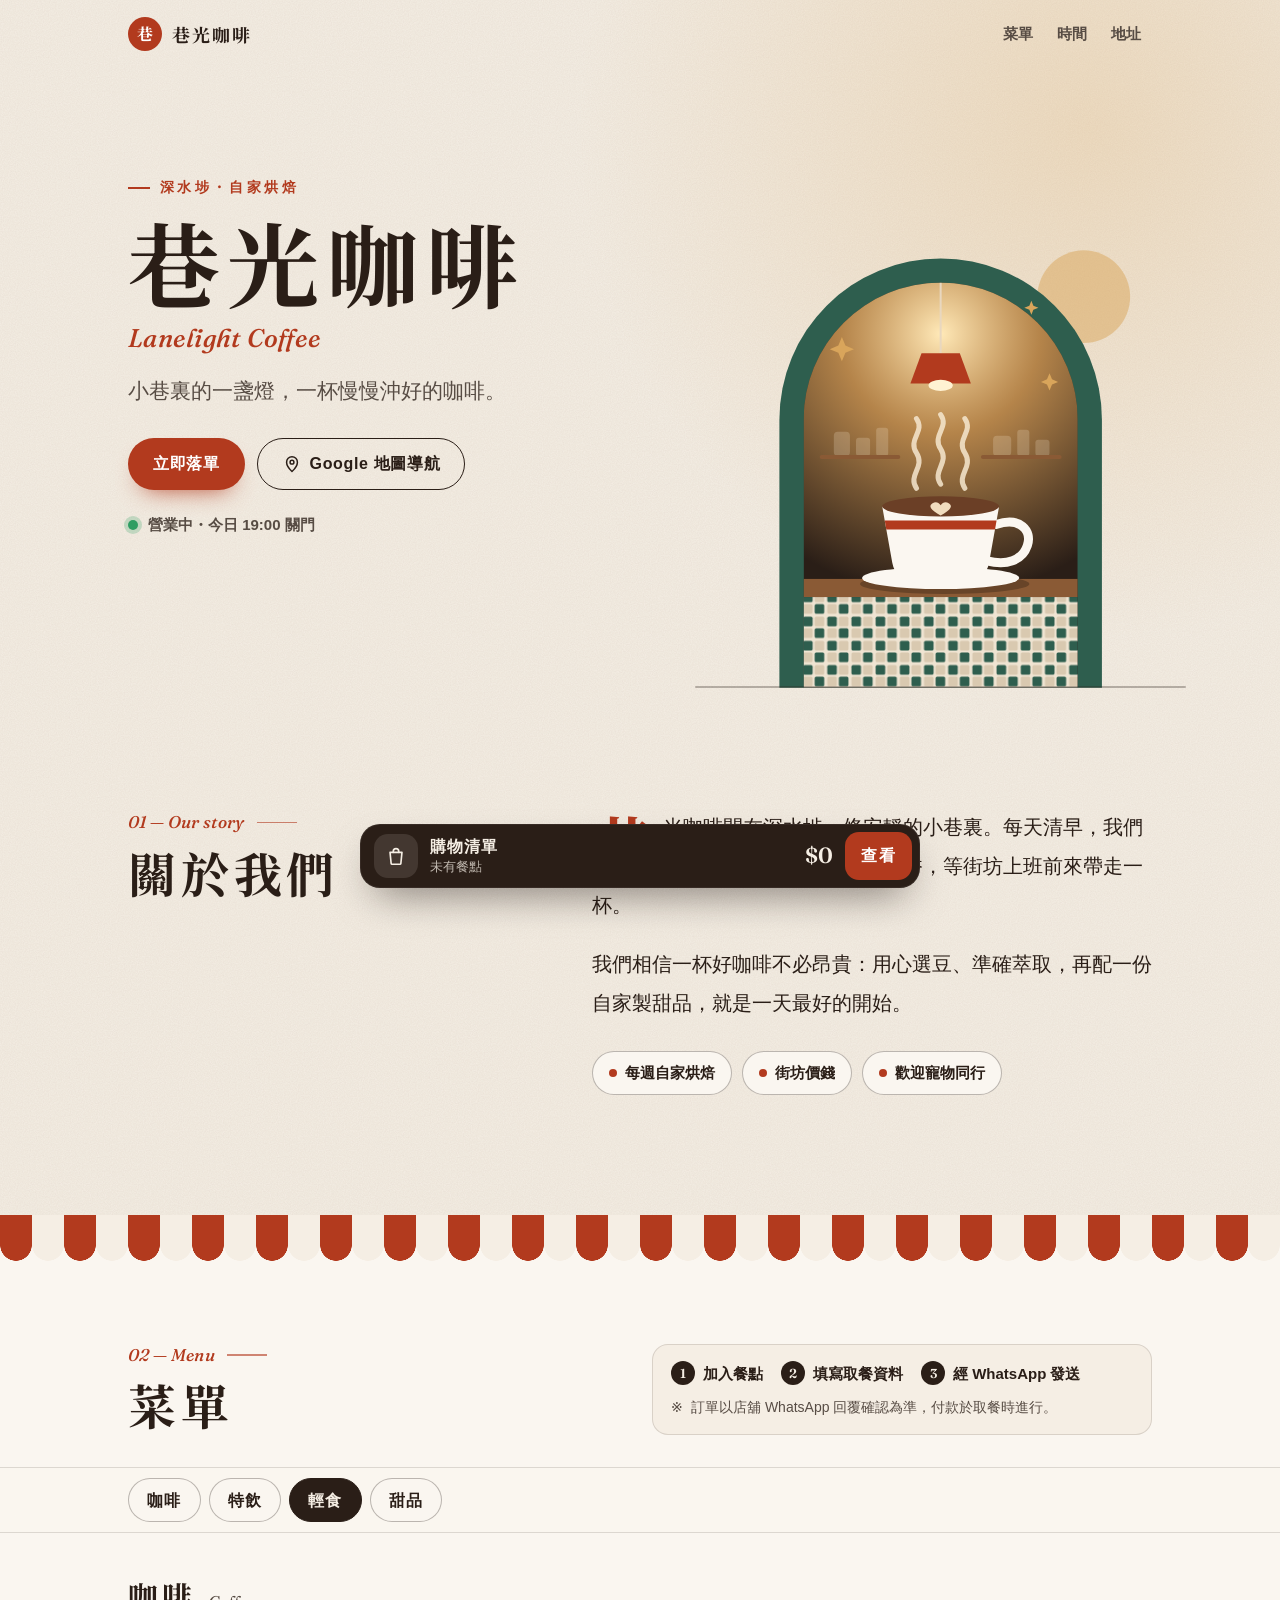
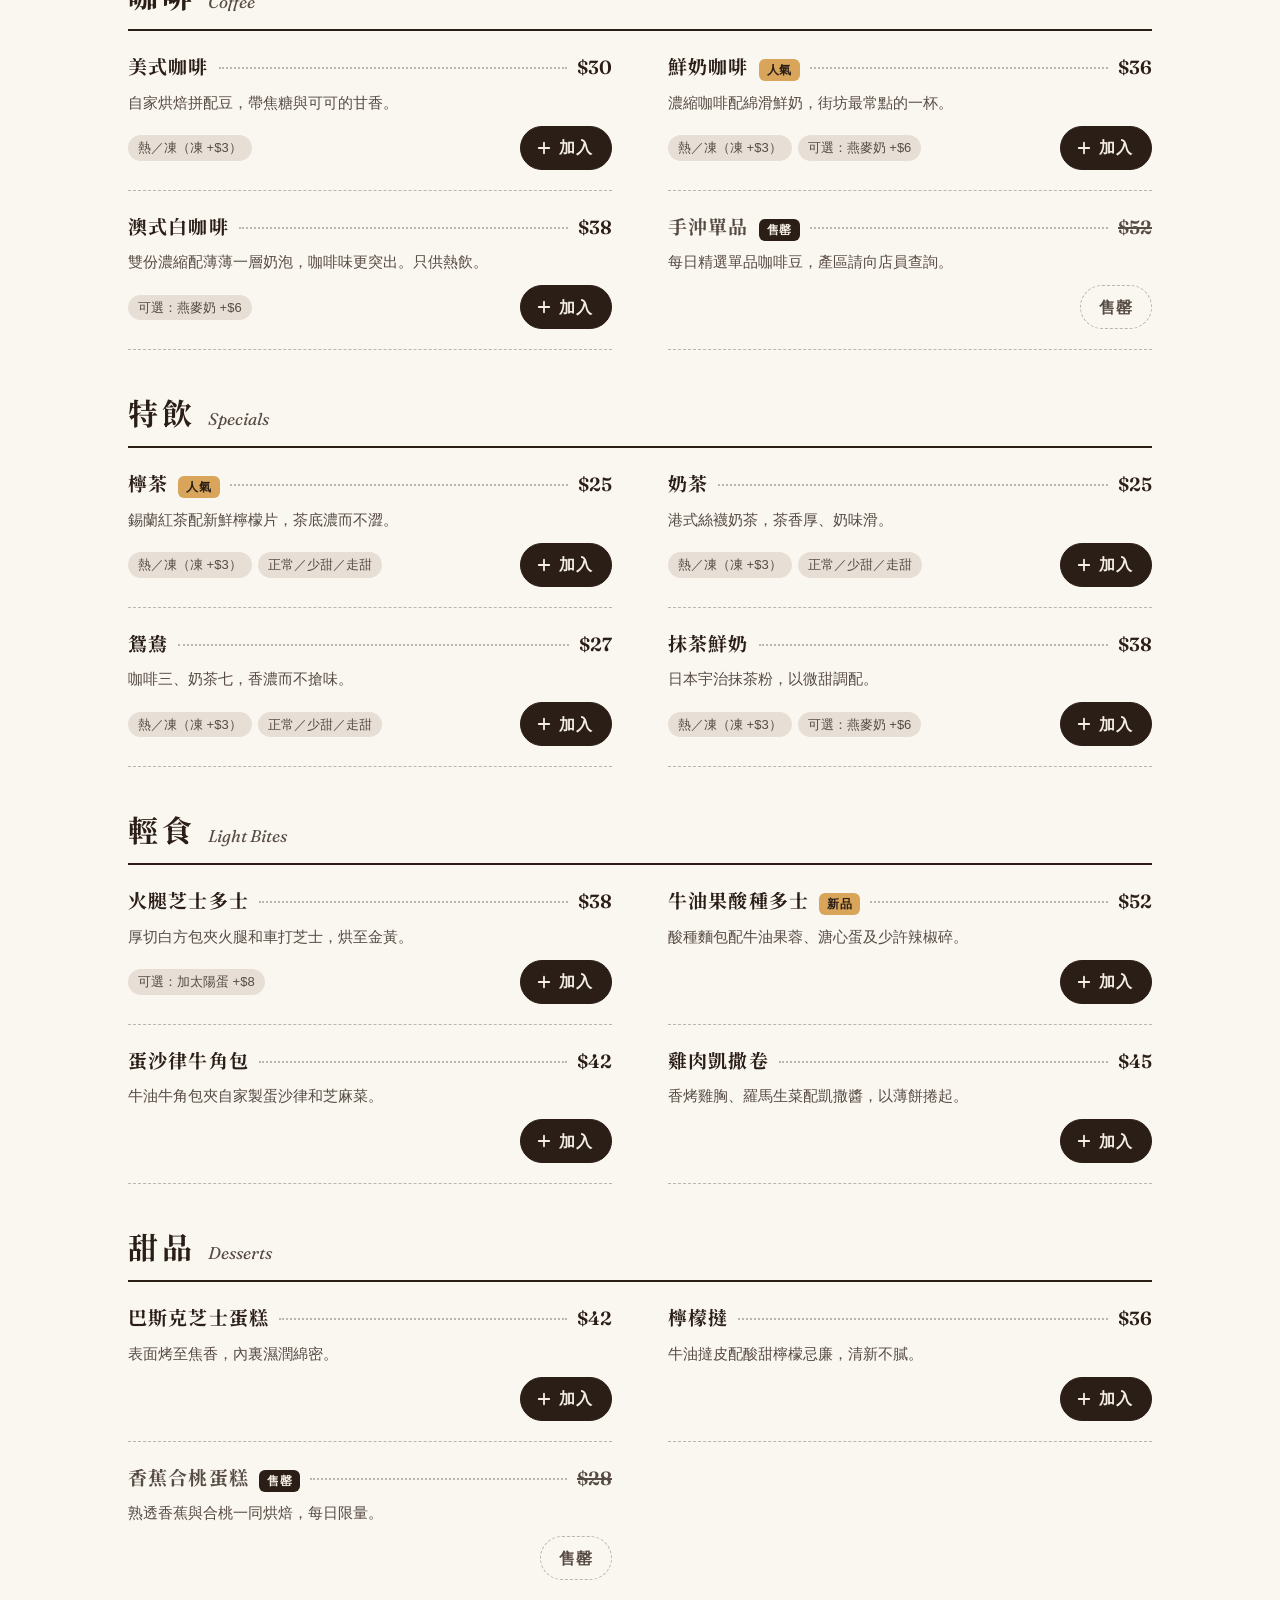
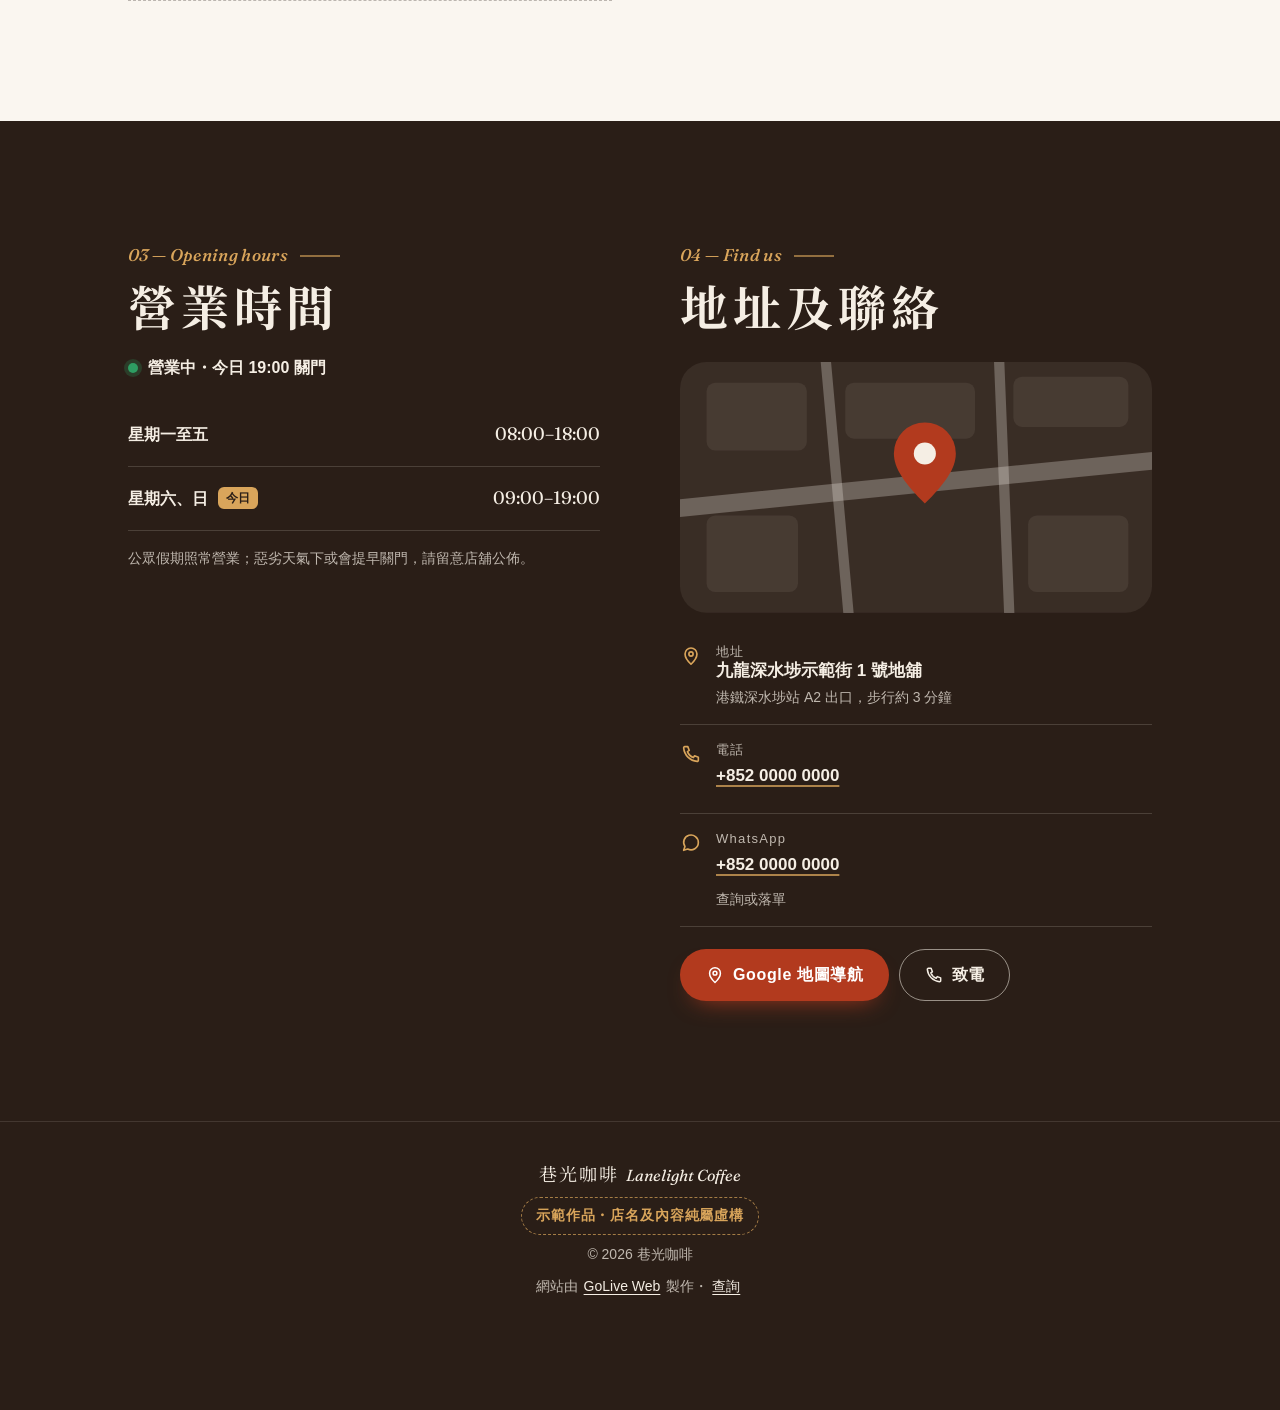
<file: index.html>
<!doctype html>
<html lang="zh-HK">
<head>
  <meta charset="utf-8">
  <meta name="viewport" content="width=device-width, initial-scale=1, viewport-fit=cover">
  <title>巷光咖啡 Lanelight Coffee｜深水埗・自家烘焙</title>
  <meta name="description" content="深水埗街坊咖啡店，每週自家烘焙咖啡豆，供應咖啡、港式特飲、輕食及甜品，可經 WhatsApp 預先落單。">
  <meta name="robots" content="noindex">
  <meta name="theme-color" content="#F5EEE4">
  <meta property="og:type" content="website">
  <meta property="og:locale" content="zh_HK">
  <meta property="og:site_name" content="巷光咖啡">
  <meta property="og:title" content="巷光咖啡 Lanelight Coffee｜深水埗・自家烘焙">
  <meta property="og:description" content="深水埗街坊咖啡店，每週自家烘焙咖啡豆，供應咖啡、港式特飲、輕食及甜品，可經 WhatsApp 預先落單。">
  <meta property="og:url" content="https://nethken284-debug.github.io/hk-cafe-whatsapp-demo/">
  <meta property="og:image" content="https://nethken284-debug.github.io/hk-cafe-whatsapp-demo/assets/og-image.jpg">
  <meta property="og:image:width" content="1200">
  <meta property="og:image:height" content="630">
  <meta property="og:image:alt" content="巷光咖啡">
  <meta name="twitter:card" content="summary_large_image">
  <meta name="twitter:title" content="巷光咖啡 Lanelight Coffee｜深水埗・自家烘焙">
  <meta name="twitter:description" content="深水埗街坊咖啡店，每週自家烘焙咖啡豆，供應咖啡、港式特飲、輕食及甜品，可經 WhatsApp 預先落單。">
  <meta name="twitter:image" content="https://nethken284-debug.github.io/hk-cafe-whatsapp-demo/assets/og-image.jpg">
  <link rel="icon" href="favicon.svg" type="image/svg+xml">
  <style>:root{--brand:#B23A1E;--accent:#2E5E4E;--ink:#2A1E17;--paper:#F5EEE4}</style>
  <link rel="stylesheet" media="print" onload="this.media='all'" href="https://fonts.googleapis.com/css2?family=Fraunces:ital,wght@0,600;1,500&amp;family=Noto+Serif+TC:wght@700&amp;display=swap&amp;text=%24%2B%2C-.0123456789%3ABCDFLMOSacdefghilnoprstuy%C3%97%E2%80%93%E2%80%94%E3%83%BB%E5%80%91%E5%85%89%E5%85%8B%E5%87%B1%E5%8C%85%E5%8D%B7%E5%8F%8A%E5%8F%96%E5%90%88%E5%92%96%E5%93%81%E5%95%A1%E5%96%AE%E5%9C%B0%E5%9D%80%E5%A3%AB%E5%A4%9A%E5%A5%B6%E5%B7%B4%E5%B7%B7%E5%BC%8F%E5%BE%8B%E6%88%91%E6%89%8B%E6%8A%B9%E6%92%92%E6%92%BB%E6%96%99%E6%96%AF%E6%96%BC%E6%99%82%E6%9E%9C%E6%A1%83%E6%A5%AD%E6%AA%AC%E6%AA%B8%E6%B2%96%E6%B2%99%E6%B2%B9%E6%B8%85%E6%BE%B3%E7%81%AB%E7%87%9F%E7%89%9B%E7%89%A9%E7%89%B9%E7%94%9C%E7%99%BD%E7%A8%AE%E7%B3%95%E7%B5%A1%E7%BE%8E%E8%81%AF%E8%82%89%E8%85%BF%E8%8A%9D%E8%8C%B6%E8%8F%9C%E8%95%89%E8%9B%8B%E8%A6%BD%E8%A7%92%E8%A8%82%E8%B3%87%E8%B3%BC%E8%BC%95%E9%85%B8%E9%96%93%E9%97%9C%E9%9B%9E%E9%A0%90%E9%A3%9F%E9%A3%B2%E9%A4%90%E9%A6%99%E9%AE%AE%E9%B4%9B%E9%B4%A6%EF%BC%88%EF%BC%89%EF%BC%8F">
  <script>document.documentElement.classList.add("js")</script>
  <link rel="preconnect" href="https://fonts.googleapis.com">
  <link rel="preconnect" href="https://fonts.gstatic.com" crossorigin>
  <link rel="stylesheet" href="assets/styles.css">
  <script src="config.js" defer></script>
  <script src="assets/core.js" defer></script>
  <script src="assets/site.js" defer></script>
  <script src="assets/order.js" defer></script>
</head>
<body>
  <a class="skip-link" href="#menu">跳到菜單</a>
    <header class="hero" id="top">
    <nav class="topbar wrap" aria-label="主選單">
      <a class="brand" href="#top"><span class="brand-mark" aria-hidden="true">巷</span><span class="brand-name">巷光咖啡</span></a>
      <ul class="topnav">
        <li><a href="#menu">菜單</a></li>
        <li><a href="#hours">時間</a></li>
        <li><a href="#contact">地址</a></li>
      </ul>
    </nav>

    <div class="hero-inner wrap">
      <div class="hero-copy">
        <p class="kicker">深水埗・自家烘焙</p><h1 class="hero-title"><span class="hero-name">巷光咖啡</span><span class="hero-en" lang="en">Lanelight Coffee</span></h1><p class="hero-tagline">小巷裏的一盞燈，一杯慢慢沖好的咖啡。</p><div class="hero-actions"><a class="btn btn-primary" href="#menu" id="heroOrder">立即落單</a><a class="btn btn-outline" href="https://www.google.com/maps/dir/?api=1&amp;destination=%E6%B7%B1%E6%B0%B4%E5%9F%97%E7%AB%99" id="heroMap" target="_blank" rel="noopener"><svg class="i" viewBox="0 0 24 24" aria-hidden="true" focusable="false"><path d="M12 21s-6.5-6.2-6.5-11.2a6.5 6.5 0 0 1 13 0C18.5 14.8 12 21 12 21Z"/><circle cx="12" cy="9.8" r="2.3"/></svg>Google 地圖導航</a></div><p class="status" id="heroStatus" hidden><span class="status-dot" aria-hidden="true"></span><span class="status-text"></span></p>
      </div>

      <div class="hero-art" aria-hidden="true">
        <svg class="hero-svg" viewBox="0 0 420 480" focusable="false">
          <defs>
            <radialGradient id="hg-glow" cx="50%" cy="34%" r="62%">
              <stop offset="0" stop-color="#FFE9B8"/>
              <stop offset=".38" stop-color="#F0B060" stop-opacity=".7"/>
              <stop offset="1" stop-color="#F0B060" stop-opacity="0"/>
            </radialGradient>
            <clipPath id="hg-arch"><path d="M74 480V214a136 136 0 0 1 272 0v266z"/></clipPath>
            <pattern id="hg-tiles" width="24" height="24" patternUnits="userSpaceOnUse">
              <rect class="t-0" width="24" height="24"/>
              <rect class="t-1" x="1.5" y="1.5" width="9.5" height="9.5" rx="1.5"/>
              <rect class="t-1" x="13" y="13" width="9.5" height="9.5" rx="1.5"/>
              <rect class="t-2" x="13" y="1.5" width="9.5" height="9.5" rx="1.5"/>
              <rect class="t-2" x="1.5" y="13" width="9.5" height="9.5" rx="1.5"/>
            </pattern>
          </defs>
          <circle class="a-sun" cx="352" cy="92" r="46"/>
          <path class="a-frame" d="M50 480V214a160 160 0 0 1 320 0v266z"/>
          <g clip-path="url(#hg-arch)">
            <rect class="a-inside" width="420" height="480"/>
            <circle cx="210" cy="196" r="210" fill="url(#hg-glow)"/>
            <g class="a-jars">
              <rect x="104" y="226" width="16" height="24" rx="4"/>
              <rect x="126" y="232" width="14" height="18" rx="3"/>
              <rect x="146" y="222" width="12" height="28" rx="3"/>
              <rect x="262" y="230" width="18" height="20" rx="4"/>
              <rect x="286" y="224" width="12" height="26" rx="3"/>
              <rect x="304" y="234" width="14" height="16" rx="3"/>
            </g>
            <path class="a-shelf" d="M92 251h76M252 251h76"/>
            <path class="a-cord" d="M210 78v70"/>
            <path class="a-lamp" d="M180 178h60l-11-30h-38z"/>
            <ellipse class="a-bulb" cx="210" cy="180" rx="12" ry="5.5"/>
            <rect class="a-counter" y="372" width="420" height="18"/>
            <rect y="390" width="420" height="90" fill="url(#hg-tiles)"/>
          </g>
          <ellipse class="a-shadow" cx="214" cy="377" rx="84" ry="10"/>
          <ellipse class="a-saucer" cx="210" cy="371" rx="78" ry="11"/>
          <path class="a-handle" d="M265 318c24-8 36 6 31 21s-21 20-40 15"/>
          <path class="a-cup" d="M152 300h116l-10 56a24 24 0 0 1-24 20h-48a24 24 0 0 1-24-20z"/>
          <path class="a-band" d="M154.5 314h111l-1.6 9h-107.8z"/>
          <ellipse class="a-coffee" cx="210" cy="300" rx="58" ry="10"/>
          <path class="a-art" d="M210 309c-9-5-13-9-8-12 3-2 6-1 8 2 2-3 5-4 8-2 5 3 1 7-8 12z"/>
          <g class="a-steam">
            <path d="M186 282c-9-13 9-21 0-35s9-21 0-34"/>
            <path d="M210 278c-9-13 9-21 0-35s9-21 0-34"/>
            <path d="M234 282c-9-13 9-21 0-35s9-21 0-34"/>
          </g>
          <g class="a-spark">
            <path d="M112 132l3.5 8.5 8.5 3.5-8.5 3.5-3.5 8.5-3.5-8.5-8.5-3.5 8.5-3.5z"/>
            <path d="M318 168l2.5 6 6 2.5-6 2.5-2.5 6-2.5-6-6-2.5 6-2.5z"/>
            <path d="M300 96l2 5 5 2-5 2-2 5-2-5-5-2 5-2z"/>
          </g>
        </svg>
      </div>
    </div>
  </header>

  <main id="main">
    <section class="section about" id="about" aria-labelledby="about-title">
      <div class="wrap about-grid">
        <div class="about-head">
          <p class="eyebrow" lang="en">01 — Our story</p>
          <h2 class="section-title" id="about-title">關於我們</h2>
        </div>
        <div class="about-body">
          <div class="about-text" id="aboutText"><p>巷光咖啡開在深水埗一條安靜的小巷裏。每天清早，我們先把咖啡豆磨好、把多士烘香，等街坊上班前來帶走一杯。</p><p>我們相信一杯好咖啡不必昂貴：用心選豆、準確萃取，再配一份自家製甜品，就是一天最好的開始。</p></div>
          <ul class="highlights"><li>每週自家烘焙</li><li>街坊價錢</li><li>歡迎寵物同行</li></ul>
        </div>
      </div>
    </section>

    <section class="section menu" id="menu" aria-labelledby="menu-title">
      <div class="awning" aria-hidden="true"></div>
      <div class="wrap menu-head">
        <div>
          <p class="eyebrow" lang="en">02 — Menu</p>
          <h2 class="section-title" id="menu-title">菜單</h2>
        </div>
        <div class="how-to order-only">
          <ol class="steps">
            <li><span class="step-n" aria-hidden="true">1</span>加入餐點</li>
            <li><span class="step-n" aria-hidden="true">2</span>填寫取餐資料</li>
            <li><span class="step-n" aria-hidden="true">3</span>經 WhatsApp 發送</li>
          </ol>
          <p class="notice">訂單以店舖 WhatsApp 回覆確認為準，付款於取餐時進行。</p>
        </div>
      </div>
      <div class="wrap"><noscript><div class="nojs-note" id="order-help"><strong>網上落單需要啟用 JavaScript。</strong>你仍可瀏覽菜單，或直接以 WhatsApp <a href="https://wa.me/85200000000" target="_blank" rel="noopener">+852 0000 0000</a> 落單。</div></noscript></div>
      <nav class="cat-nav" aria-label="菜單分類">
        <div class="cat-nav-inner wrap" id="catNav"><a class="cat-chip" href="#cat-0" data-cat="cat-0">咖啡</a><a class="cat-chip" href="#cat-1" data-cat="cat-1">特飲</a><a class="cat-chip" href="#cat-2" data-cat="cat-2">輕食</a><a class="cat-chip" href="#cat-3" data-cat="cat-3">甜品</a></div>
      </nav>
      <div class="wrap" id="menuList"><section class="menu-cat" id="cat-0" aria-labelledby="cat-0-t"><div class="menu-cat-head"><h3 class="menu-cat-title" id="cat-0-t">咖啡</h3><span class="menu-cat-en" lang="en">Coffee</span></div><ul class="menu-items"><li class="item" data-id="美式咖啡"><div class="item-main"><div class="item-head"><h4 class="item-name">美式咖啡</h4><span class="item-leader" aria-hidden="true"></span><span class="item-price">$30</span></div><p class="item-desc">自家烘焙拼配豆，帶焦糖與可可的甘香。</p><div class="item-foot"><ul class="item-tags" aria-label="可選項目"><li>熱／凍（凍 +$3）</li></ul><div class="item-action" data-action-for="美式咖啡"><noscript><a class="btn-add" href="#order-help"><svg class="i" viewBox="0 0 24 24" aria-hidden="true" focusable="false"><path d="M12 5v14M5 12h14"/></svg>加入</a></noscript></div></div></div></li><li class="item" data-id="鮮奶咖啡"><div class="item-main"><div class="item-head"><h4 class="item-name">鮮奶咖啡</h4><span class="badge">人氣</span><span class="item-leader" aria-hidden="true"></span><span class="item-price">$36</span></div><p class="item-desc">濃縮咖啡配綿滑鮮奶，街坊最常點的一杯。</p><div class="item-foot"><ul class="item-tags" aria-label="可選項目"><li>熱／凍（凍 +$3）</li><li>可選：燕麥奶 +$6</li></ul><div class="item-action" data-action-for="鮮奶咖啡"><noscript><a class="btn-add" href="#order-help"><svg class="i" viewBox="0 0 24 24" aria-hidden="true" focusable="false"><path d="M12 5v14M5 12h14"/></svg>加入</a></noscript></div></div></div></li><li class="item" data-id="澳式白咖啡"><div class="item-main"><div class="item-head"><h4 class="item-name">澳式白咖啡</h4><span class="item-leader" aria-hidden="true"></span><span class="item-price">$38</span></div><p class="item-desc">雙份濃縮配薄薄一層奶泡，咖啡味更突出。只供熱飲。</p><div class="item-foot"><ul class="item-tags" aria-label="可選項目"><li>可選：燕麥奶 +$6</li></ul><div class="item-action" data-action-for="澳式白咖啡"><noscript><a class="btn-add" href="#order-help"><svg class="i" viewBox="0 0 24 24" aria-hidden="true" focusable="false"><path d="M12 5v14M5 12h14"/></svg>加入</a></noscript></div></div></div></li><li class="item is-soldout" data-id="手沖單品"><div class="item-main"><div class="item-head"><h4 class="item-name">手沖單品</h4><span class="badge badge-out">售罄</span><span class="item-leader" aria-hidden="true"></span><span class="item-price">$52</span></div><p class="item-desc">每日精選單品咖啡豆，產區請向店員查詢。</p><div class="item-foot"><div class="item-action" data-action-for="手沖單品"><span class="btn-add is-off">售罄</span></div></div></div></li></ul></section><section class="menu-cat" id="cat-1" aria-labelledby="cat-1-t"><div class="menu-cat-head"><h3 class="menu-cat-title" id="cat-1-t">特飲</h3><span class="menu-cat-en" lang="en">Specials</span></div><ul class="menu-items"><li class="item" data-id="檸茶"><div class="item-main"><div class="item-head"><h4 class="item-name">檸茶</h4><span class="badge">人氣</span><span class="item-leader" aria-hidden="true"></span><span class="item-price">$25</span></div><p class="item-desc">錫蘭紅茶配新鮮檸檬片，茶底濃而不澀。</p><div class="item-foot"><ul class="item-tags" aria-label="可選項目"><li>熱／凍（凍 +$3）</li><li>正常／少甜／走甜</li></ul><div class="item-action" data-action-for="檸茶"><noscript><a class="btn-add" href="#order-help"><svg class="i" viewBox="0 0 24 24" aria-hidden="true" focusable="false"><path d="M12 5v14M5 12h14"/></svg>加入</a></noscript></div></div></div></li><li class="item" data-id="奶茶"><div class="item-main"><div class="item-head"><h4 class="item-name">奶茶</h4><span class="item-leader" aria-hidden="true"></span><span class="item-price">$25</span></div><p class="item-desc">港式絲襪奶茶，茶香厚、奶味滑。</p><div class="item-foot"><ul class="item-tags" aria-label="可選項目"><li>熱／凍（凍 +$3）</li><li>正常／少甜／走甜</li></ul><div class="item-action" data-action-for="奶茶"><noscript><a class="btn-add" href="#order-help"><svg class="i" viewBox="0 0 24 24" aria-hidden="true" focusable="false"><path d="M12 5v14M5 12h14"/></svg>加入</a></noscript></div></div></div></li><li class="item" data-id="鴛鴦"><div class="item-main"><div class="item-head"><h4 class="item-name">鴛鴦</h4><span class="item-leader" aria-hidden="true"></span><span class="item-price">$27</span></div><p class="item-desc">咖啡三、奶茶七，香濃而不搶味。</p><div class="item-foot"><ul class="item-tags" aria-label="可選項目"><li>熱／凍（凍 +$3）</li><li>正常／少甜／走甜</li></ul><div class="item-action" data-action-for="鴛鴦"><noscript><a class="btn-add" href="#order-help"><svg class="i" viewBox="0 0 24 24" aria-hidden="true" focusable="false"><path d="M12 5v14M5 12h14"/></svg>加入</a></noscript></div></div></div></li><li class="item" data-id="抹茶鮮奶"><div class="item-main"><div class="item-head"><h4 class="item-name">抹茶鮮奶</h4><span class="item-leader" aria-hidden="true"></span><span class="item-price">$38</span></div><p class="item-desc">日本宇治抹茶粉，以微甜調配。</p><div class="item-foot"><ul class="item-tags" aria-label="可選項目"><li>熱／凍（凍 +$3）</li><li>可選：燕麥奶 +$6</li></ul><div class="item-action" data-action-for="抹茶鮮奶"><noscript><a class="btn-add" href="#order-help"><svg class="i" viewBox="0 0 24 24" aria-hidden="true" focusable="false"><path d="M12 5v14M5 12h14"/></svg>加入</a></noscript></div></div></div></li></ul></section><section class="menu-cat" id="cat-2" aria-labelledby="cat-2-t"><div class="menu-cat-head"><h3 class="menu-cat-title" id="cat-2-t">輕食</h3><span class="menu-cat-en" lang="en">Light Bites</span></div><ul class="menu-items"><li class="item" data-id="火腿芝士多士"><div class="item-main"><div class="item-head"><h4 class="item-name">火腿芝士多士</h4><span class="item-leader" aria-hidden="true"></span><span class="item-price">$38</span></div><p class="item-desc">厚切白方包夾火腿和車打芝士，烘至金黃。</p><div class="item-foot"><ul class="item-tags" aria-label="可選項目"><li>可選：加太陽蛋 +$8</li></ul><div class="item-action" data-action-for="火腿芝士多士"><noscript><a class="btn-add" href="#order-help"><svg class="i" viewBox="0 0 24 24" aria-hidden="true" focusable="false"><path d="M12 5v14M5 12h14"/></svg>加入</a></noscript></div></div></div></li><li class="item" data-id="牛油果酸種多士"><div class="item-main"><div class="item-head"><h4 class="item-name">牛油果酸種多士</h4><span class="badge">新品</span><span class="item-leader" aria-hidden="true"></span><span class="item-price">$52</span></div><p class="item-desc">酸種麵包配牛油果蓉、溏心蛋及少許辣椒碎。</p><div class="item-foot"><div class="item-action" data-action-for="牛油果酸種多士"><noscript><a class="btn-add" href="#order-help"><svg class="i" viewBox="0 0 24 24" aria-hidden="true" focusable="false"><path d="M12 5v14M5 12h14"/></svg>加入</a></noscript></div></div></div></li><li class="item" data-id="蛋沙律牛角包"><div class="item-main"><div class="item-head"><h4 class="item-name">蛋沙律牛角包</h4><span class="item-leader" aria-hidden="true"></span><span class="item-price">$42</span></div><p class="item-desc">牛油牛角包夾自家製蛋沙律和芝麻菜。</p><div class="item-foot"><div class="item-action" data-action-for="蛋沙律牛角包"><noscript><a class="btn-add" href="#order-help"><svg class="i" viewBox="0 0 24 24" aria-hidden="true" focusable="false"><path d="M12 5v14M5 12h14"/></svg>加入</a></noscript></div></div></div></li><li class="item" data-id="雞肉凱撒卷"><div class="item-main"><div class="item-head"><h4 class="item-name">雞肉凱撒卷</h4><span class="item-leader" aria-hidden="true"></span><span class="item-price">$45</span></div><p class="item-desc">香烤雞胸、羅馬生菜配凱撒醬，以薄餅捲起。</p><div class="item-foot"><div class="item-action" data-action-for="雞肉凱撒卷"><noscript><a class="btn-add" href="#order-help"><svg class="i" viewBox="0 0 24 24" aria-hidden="true" focusable="false"><path d="M12 5v14M5 12h14"/></svg>加入</a></noscript></div></div></div></li></ul></section><section class="menu-cat" id="cat-3" aria-labelledby="cat-3-t"><div class="menu-cat-head"><h3 class="menu-cat-title" id="cat-3-t">甜品</h3><span class="menu-cat-en" lang="en">Desserts</span></div><ul class="menu-items"><li class="item" data-id="巴斯克芝士蛋糕"><div class="item-main"><div class="item-head"><h4 class="item-name">巴斯克芝士蛋糕</h4><span class="item-leader" aria-hidden="true"></span><span class="item-price">$42</span></div><p class="item-desc">表面烤至焦香，內裏濕潤綿密。</p><div class="item-foot"><div class="item-action" data-action-for="巴斯克芝士蛋糕"><noscript><a class="btn-add" href="#order-help"><svg class="i" viewBox="0 0 24 24" aria-hidden="true" focusable="false"><path d="M12 5v14M5 12h14"/></svg>加入</a></noscript></div></div></div></li><li class="item" data-id="檸檬撻"><div class="item-main"><div class="item-head"><h4 class="item-name">檸檬撻</h4><span class="item-leader" aria-hidden="true"></span><span class="item-price">$36</span></div><p class="item-desc">牛油撻皮配酸甜檸檬忌廉，清新不膩。</p><div class="item-foot"><div class="item-action" data-action-for="檸檬撻"><noscript><a class="btn-add" href="#order-help"><svg class="i" viewBox="0 0 24 24" aria-hidden="true" focusable="false"><path d="M12 5v14M5 12h14"/></svg>加入</a></noscript></div></div></div></li><li class="item is-soldout" data-id="香蕉合桃蛋糕"><div class="item-main"><div class="item-head"><h4 class="item-name">香蕉合桃蛋糕</h4><span class="badge badge-out">售罄</span><span class="item-leader" aria-hidden="true"></span><span class="item-price">$28</span></div><p class="item-desc">熟透香蕉與合桃一同烘焙，每日限量。</p><div class="item-foot"><div class="item-action" data-action-for="香蕉合桃蛋糕"><span class="btn-add is-off">售罄</span></div></div></div></li></ul></section></div>
    </section>

    <div class="night">
      <div class="wrap night-grid">
        <section class="info" id="hours" aria-labelledby="hours-title">
          <p class="eyebrow" lang="en">03 — Opening hours</p>
          <h2 class="section-title" id="hours-title">營業時間</h2>
          <p class="status status-lg" id="hoursStatus" hidden><span class="status-dot" aria-hidden="true"></span><span class="status-text"></span></p>
          <dl class="hours-list" id="hoursList"><div class="hours-row" data-days="1,2,3,4,5"><dt>星期一至五</dt><dd>08:00–18:00</dd></div><div class="hours-row" data-days="6,0"><dt>星期六、日</dt><dd>09:00–19:00</dd></div></dl>
          <p class="fine" id="hoursNote">公眾假期照常營業；惡劣天氣下或會提早關門，請留意店舖公佈。</p>
        </section>

        <section class="info" id="contact" aria-labelledby="contact-title">
          <p class="eyebrow" lang="en">04 — Find us</p>
          <h2 class="section-title" id="contact-title">地址及聯絡</h2>
          <svg class="mini-map" viewBox="0 0 320 170" aria-hidden="true" focusable="false">
            <rect class="m-bg" width="320" height="170" rx="18"/>
            <g class="m-blocks">
              <rect x="18" y="14" width="68" height="46" rx="6"/>
              <rect x="112" y="14" width="88" height="38" rx="6"/>
              <rect x="226" y="10" width="78" height="34" rx="6"/>
              <rect x="18" y="104" width="62" height="52" rx="6"/>
              <rect x="236" y="104" width="68" height="52" rx="6"/>
            </g>
            <path class="m-road" d="M-10 100L330 66"/>
            <path class="m-road m-thin" d="M98-10l18 200"/>
            <path class="m-road m-thin" d="M216-10l8 200"/>
            <g class="m-pin" transform="translate(166 96)">
              <path d="M0 0c-14-14-21-24-21-34a21 21 0 0 1 42 0c0 10-7 20-21 34z"/>
              <circle cy="-34" r="7.5"/>
            </g>
          </svg>
          <ul class="contact-list" id="contactList"><li class="contact-item"><svg class="i" viewBox="0 0 24 24" aria-hidden="true" focusable="false"><path d="M12 21s-6.5-6.2-6.5-11.2a6.5 6.5 0 0 1 13 0C18.5 14.8 12 21 12 21Z"/><circle cx="12" cy="9.8" r="2.3"/></svg><div><span class="contact-label">地址</span><div class="contact-value">九龍深水埗示範街 1 號地舖</div><div class="contact-sub">港鐵深水埗站 A2 出口，步行約 3 分鐘</div></div></li><li class="contact-item"><svg class="i" viewBox="0 0 24 24" aria-hidden="true" focusable="false"><path d="M5.2 4h3.3l1.6 4.1-2 1.3a11 11 0 0 0 6.5 6.5l1.3-2 4.1 1.6v3.3a1.2 1.2 0 0 1-1.3 1.2A16 16 0 0 1 4 5.3 1.2 1.2 0 0 1 5.2 4Z"/></svg><div><span class="contact-label">電話</span><div class="contact-value"><a href="tel:+85200000000">+852 0000 0000</a></div></div></li><li class="contact-item"><svg class="i" viewBox="0 0 24 24" aria-hidden="true" focusable="false"><path d="M20 11.5a8 8 0 0 1-11.6 7.1L4 20l1.4-4.2A8 8 0 1 1 20 11.5Z"/></svg><div><span class="contact-label">WhatsApp</span><div class="contact-value"><a href="https://wa.me/85200000000" target="_blank" rel="noopener">+852 0000 0000</a></div><div class="contact-sub">查詢或落單</div></div></li></ul>
          <div class="contact-actions"><a class="btn btn-primary" href="https://www.google.com/maps/dir/?api=1&amp;destination=%E6%B7%B1%E6%B0%B4%E5%9F%97%E7%AB%99" target="_blank" rel="noopener"><svg class="i" viewBox="0 0 24 24" aria-hidden="true" focusable="false"><path d="M12 21s-6.5-6.2-6.5-11.2a6.5 6.5 0 0 1 13 0C18.5 14.8 12 21 12 21Z"/><circle cx="12" cy="9.8" r="2.3"/></svg>Google 地圖導航</a><a class="btn btn-outline" href="tel:+85200000000"><svg class="i" viewBox="0 0 24 24" aria-hidden="true" focusable="false"><path d="M5.2 4h3.3l1.6 4.1-2 1.3a11 11 0 0 0 6.5 6.5l1.3-2 4.1 1.6v3.3a1.2 1.2 0 0 1-1.3 1.2A16 16 0 0 1 4 5.3 1.2 1.2 0 0 1 5.2 4Z"/></svg>致電</a></div>
        </section>
      </div>
    </div>
  </main>

  <footer class="site-footer">
    <div class="wrap footer-inner">
      <p class="footer-brand">巷光咖啡 <span lang="en">Lanelight Coffee</span></p><p class="footer-demo">示範作品・店名及內容純屬虛構</p><p class="footer-copy">© 2026 巷光咖啡</p><p class="footer-credit">網站由 <a href="https://example.com/golive-web" target="_blank" rel="noopener">GoLive Web</a> 製作・<a href="https://example.com/golive-web" target="_blank" rel="noopener" aria-label="查詢網站製作（GoLive Web）">查詢</a></p>
    </div>
  </footer>

  <!-- 底部購物清單列 -->
  <div class="cartbar order-only" id="cartBar">
    <button type="button" class="cartbar-btn" id="cartOpen" aria-haspopup="dialog" aria-controls="cartDialog">
      <span class="cartbar-icon" aria-hidden="true">
        <svg class="i" viewBox="0 0 24 24"><path d="M5.5 8h13l-1.2 12.2a1 1 0 0 1-1 .8H7.7a1 1 0 0 1-1-.8L5.5 8Z"/><path d="M9 8V7a3 3 0 0 1 6 0v1"/></svg>
        <span class="cartbar-count" id="cartCount">0</span>
      </span>
      <span class="cartbar-text">
        <span class="cartbar-title">購物清單</span>
        <span class="cartbar-sub" id="cartSub">未有餐點</span>
      </span>
      <span class="cartbar-total" id="cartBarTotal">$0</span>
      <span class="cartbar-cta">查看</span>
    </button>
  </div>

  <!-- 選項（溫度、甜度等） -->
  <dialog class="sheet sheet-opt" id="optDialog" aria-labelledby="optTitle">
    <form class="sheet-inner" id="optForm" method="dialog">
      <div class="sheet-head">
        <div>
          <h3 class="sheet-title" id="optTitle"></h3>
          <p class="sheet-sub" id="optDesc"></p>
        </div>
        <button type="button" class="icon-btn" data-close aria-label="關閉">
          <svg class="i" viewBox="0 0 24 24" aria-hidden="true"><path d="M6 6l12 12M18 6 6 18"/></svg>
        </button>
      </div>
      <div class="sheet-body" id="optGroups"></div>
      <div class="sheet-foot opt-foot">
        <div class="stepper" role="group" aria-label="數量">
          <button type="button" class="step-btn" id="optDec" aria-label="減少數量">−</button>
          <output class="step-qty" id="optQty" aria-live="polite">1</output>
          <button type="button" class="step-btn" id="optInc" aria-label="增加數量">+</button>
        </div>
        <button type="submit" class="btn btn-primary btn-grow" id="optAdd">加入清單</button>
      </div>
    </form>
  </dialog>

  <!-- 購物清單及取餐資料 -->
  <dialog class="sheet sheet-cart" id="cartDialog" aria-labelledby="cartTitle">
    <div class="sheet-inner">
      <div class="sheet-head">
        <h3 class="sheet-title" id="cartTitle">購物清單</h3>
        <button type="button" class="icon-btn" data-close aria-label="關閉購物清單">
          <svg class="i" viewBox="0 0 24 24" aria-hidden="true"><path d="M6 6l12 12M18 6 6 18"/></svg>
        </button>
      </div>
      <div class="sheet-body">
        <div class="cart-empty" id="cartEmpty">
          <p>清單仍是空的，先到菜單揀選餐點吧。</p>
          <button type="button" class="btn btn-outline btn-sm" id="cartBrowse">返回菜單</button>
        </div>
        <ul class="cart-lines" id="cartLines"></ul>
        <div class="cart-sum" id="cartSum">
          <span>合共 <span id="cartQty">0</span> 件</span>
          <strong class="cart-total" id="cartTotal">$0</strong>
        </div>

        <form class="checkout" id="checkoutForm" novalidate>
          <h4 class="checkout-title">取餐資料</h4>
          <div class="field">
            <label for="fName">稱呼</label>
            <input class="input" id="fName" name="name" type="text" autocomplete="name" maxlength="20" placeholder="例如：陳先生" aria-describedby="fNameErr">
            <p class="field-error" id="fNameErr"></p>
          </div>
          <fieldset class="field" id="modeField">
            <legend>取餐方式</legend>
            <div class="pills" id="modePills"></div>
            <p class="field-error" id="fModeErr"></p>
          </fieldset>
          <div id="pickupFields">
            <fieldset class="field" id="dateField">
              <legend>取餐日期</legend>
              <div class="pills" id="datePills"></div>
            </fieldset>
            <div class="field">
              <label for="fTime">自取時間</label>
              <input class="input input-time" id="fTime" name="time" type="time" step="300" aria-describedby="fTimeHint fTimeErr">
              <p class="field-hint"><span id="fTimeHint"></span> <button type="button" class="link-btn" id="fTimeFill">填入最早時間</button></p>
              <p class="field-error" id="fTimeErr"></p>
            </div>
          </div>
          <div class="field" id="dineFields" hidden>
            <label for="fTable">枱號</label>
            <input class="input" id="fTable" name="table" type="text" inputmode="numeric" maxlength="6" placeholder="例如：5" aria-describedby="fTableErr">
            <p class="field-error" id="fTableErr"></p>
          </div>
          <div class="field">
            <label for="fNote">備註（選填）</label>
            <textarea class="input" id="fNote" name="note" rows="2" maxlength="100" placeholder="例如：少冰、不用餐具"></textarea>
          </div>
          <p class="notice">訂單以店舖 WhatsApp 回覆確認為準，付款於取餐時進行。</p>
        </form>
      </div>
      <div class="sheet-foot">
        <p class="form-error" id="formError" role="alert"></p>
        <button type="submit" form="checkoutForm" class="btn btn-primary btn-block">預覽訂單</button>
      </div>
    </div>
  </dialog>

  <!-- 訂單預覽 -->
  <dialog class="modal" id="previewDialog" aria-labelledby="previewTitle">
    <div class="sheet-inner">
      <div class="sheet-head">
        <h3 class="sheet-title" id="previewTitle">訂單預覽</h3>
        <button type="button" class="icon-btn" data-close aria-label="關閉訂單預覽">
          <svg class="i" viewBox="0 0 24 24" aria-hidden="true"><path d="M6 6l12 12M18 6 6 18"/></svg>
        </button>
      </div>
      <div class="sheet-body">
        <p class="modal-lead">以下訊息會經 WhatsApp 發送至「巷光咖啡」（<span id="previewNumber"></span>），請確認內容無誤。</p>
        <div class="chat"><pre class="bubble" id="previewText"></pre></div>
        <p class="fine">按「用 WhatsApp 發送」後，WhatsApp 會開啟並填好訊息，請在 WhatsApp 內再按一次發送。</p>
        <div class="sent" id="sentPanel" hidden>
          <p><strong>已開啟 WhatsApp。</strong>在 WhatsApp 按發送後，請等候店舖回覆確認訂單。</p>
        </div>
      </div>
      <div class="sheet-foot modal-actions" id="previewActions">
        <button type="button" class="btn btn-outline" data-close>返回修改</button>
        <button type="button" class="btn btn-wa" id="waSend" aria-haspopup="dialog"><svg class="i" viewBox="0 0 24 24" aria-hidden="true" focusable="false"><path d="M20 11.5a8 8 0 0 1-11.6 7.1L4 20l1.4-4.2A8 8 0 1 1 20 11.5Z"/><path d="M9 9.5c.3 2.3 2.2 4.3 4.6 4.8l1.2-1.2 1.7.8"/></svg>用 WhatsApp 發送</button>
      </div>
      <div class="sheet-foot modal-actions" id="sentActions" hidden>
        <button type="button" class="btn btn-outline" data-close>保留清單</button>
        <button type="button" class="btn btn-primary" id="clearCart">清空購物清單</button>
      </div>
    </div>
  </dialog>


  <!-- 示範模式的說明視窗（只在 demo: true 時產生） -->
  <dialog class="modal" id="demoDialog" aria-labelledby="demoTitle"><div class="sheet-inner"><div class="sheet-head"><h3 class="sheet-title" id="demoTitle">示範網站</h3><button type="button" class="icon-btn" data-close aria-label="關閉"><svg class="i" viewBox="0 0 24 24" aria-hidden="true"><path d="M6 6l12 12M18 6 6 18"/></svg></button></div><div class="sheet-body"><p class="modal-lead">這是示範網站。正式網站按下此按鈕後，會打開 WhatsApp 並自動填好以下訂單訊息，直接發送給店舖。</p><div class="chat"><pre class="bubble" id="demoText"></pre></div></div><div class="sheet-foot modal-actions"><button type="button" class="btn btn-outline" data-close>返回</button><a class="btn btn-primary" id="demoCta" href="https://example.com/golive-web" target="_blank" rel="noopener">我也想要這樣的網站</a></div></div></dialog>

  <div class="toast" id="toast" role="status" aria-live="polite"></div>
</body>
</html>
</file>
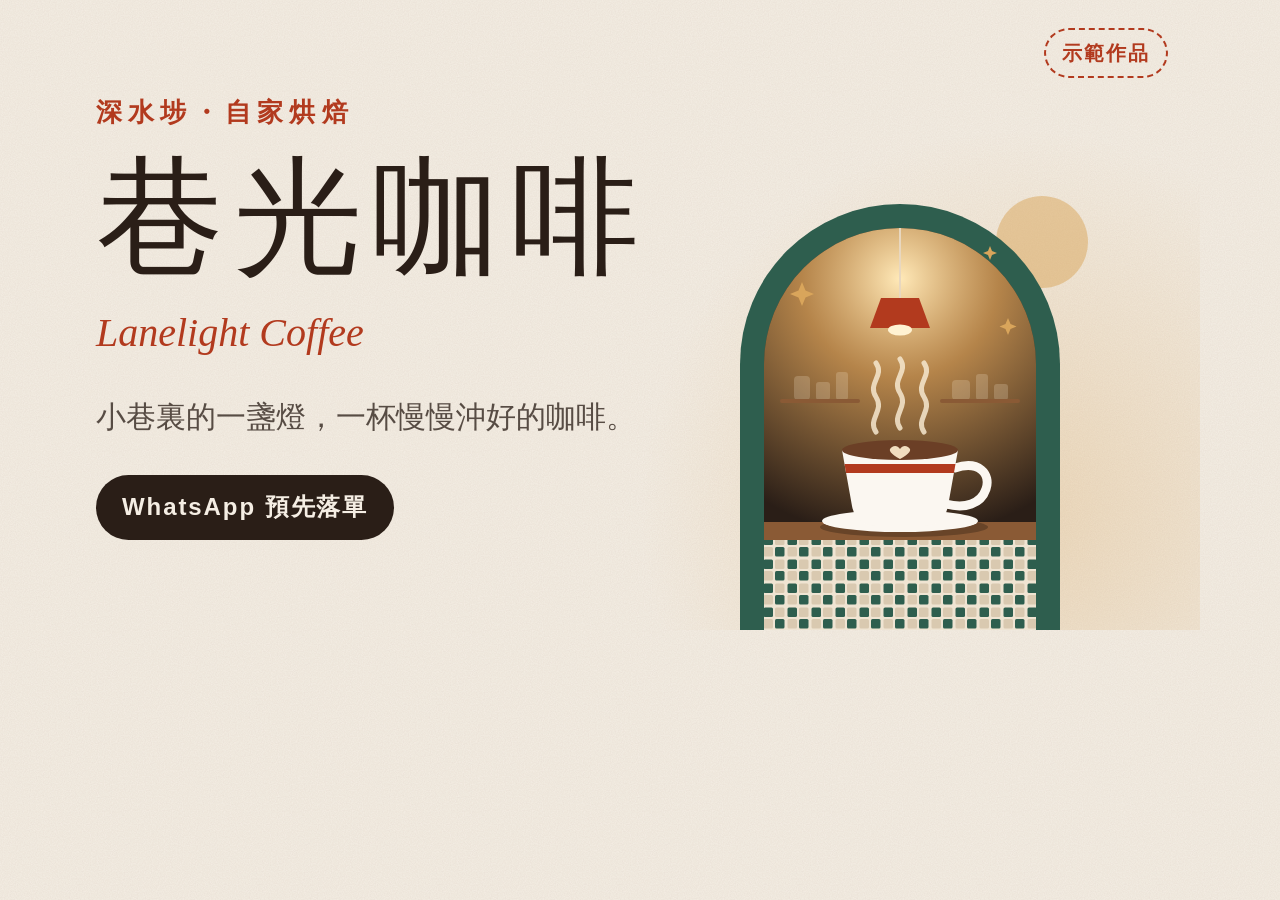
<file: tools/og-card.html>
<!doctype html>
<html lang="zh-HK">
<head>
<meta charset="utf-8">
<title>分享預覽圖產生器</title>
<!--
  用法：用 Chrome 打開這個檔案，畫面會按 ../config.js 畫出 1200×630 的分享預覽圖。
  把它截圖儲存為 assets/og-image.png（或用 README 內的一行指令自動截圖），
  再在 config.js 的 share.image 指定檔案即可。也可以改用店舖自己的相片（1200×630）。
-->
<link rel="stylesheet" href="../assets/styles.css">
<style>
  html, body { margin: 0; width: 1200px; height: 630px; overflow: hidden; }
  .card { position: relative; display: grid; grid-template-columns: 1fr 420px; align-items: center; gap: 40px;
    width: 1200px; height: 630px; padding: 0 90px 0 96px; box-sizing: border-box; }
  .card::before { content: ""; position: absolute; inset: auto -200px -260px auto; width: 760px; height: 760px; z-index: -1;
    background: radial-gradient(closest-side, color-mix(in srgb, var(--gold) 30%, transparent), transparent); }
  .k { color: var(--brand); font-size: 26px; font-weight: 800; letter-spacing: .24em; }
  .n { margin: 18px 0 0; font-family: var(--f-serif); font-size: 128px; line-height: 1.04; letter-spacing: .08em; }
  .e { margin-top: 14px; color: var(--brand); font-family: var(--f-display); font-style: italic; font-size: 40px; }
  .t { margin-top: 26px; color: var(--ink-2); font-size: 30px; line-height: 1.6; max-width: 19em; }
  .pill { display: inline-flex; margin-top: 34px; padding: 12px 26px; border-radius: 999px; background: var(--ink);
    color: var(--paper); font-size: 24px; font-weight: 800; letter-spacing: .08em; }
  .demo { position: absolute; top: 28px; right: 32px; padding: 6px 16px; border: 2px dashed var(--brand); border-radius: 999px;
    color: var(--brand); font-size: 20px; font-weight: 800; letter-spacing: .1em; }
  .art { width: 420px; align-self: end; }
  .a-steam path, .a-spark path, .status-dot { animation: none !important; }
</style>
</head>
<body>
  <div class="card">
    <div>
      <div class="k" id="k"></div>
      <div class="n" id="n"></div>
      <div class="e" id="e" lang="en"></div>
      <div class="t" id="t"></div>
      <div class="pill" id="p">WhatsApp 預先落單</div>
    </div>
    <div class="art">
      <svg class="hero-svg" viewBox="0 0 420 480" focusable="false">
          <defs>
            <radialGradient id="hg-glow" cx="50%" cy="34%" r="62%">
              <stop offset="0" stop-color="#FFE9B8"/>
              <stop offset=".38" stop-color="#F0B060" stop-opacity=".7"/>
              <stop offset="1" stop-color="#F0B060" stop-opacity="0"/>
            </radialGradient>
            <clipPath id="hg-arch"><path d="M74 480V214a136 136 0 0 1 272 0v266z"/></clipPath>
            <pattern id="hg-tiles" width="24" height="24" patternUnits="userSpaceOnUse">
              <rect class="t-0" width="24" height="24"/>
              <rect class="t-1" x="1.5" y="1.5" width="9.5" height="9.5" rx="1.5"/>
              <rect class="t-1" x="13" y="13" width="9.5" height="9.5" rx="1.5"/>
              <rect class="t-2" x="13" y="1.5" width="9.5" height="9.5" rx="1.5"/>
              <rect class="t-2" x="1.5" y="13" width="9.5" height="9.5" rx="1.5"/>
            </pattern>
          </defs>
          <circle class="a-sun" cx="352" cy="92" r="46"/>
          <path class="a-frame" d="M50 480V214a160 160 0 0 1 320 0v266z"/>
          <g clip-path="url(#hg-arch)">
            <rect class="a-inside" width="420" height="480"/>
            <circle cx="210" cy="196" r="210" fill="url(#hg-glow)"/>
            <g class="a-jars">
              <rect x="104" y="226" width="16" height="24" rx="4"/>
              <rect x="126" y="232" width="14" height="18" rx="3"/>
              <rect x="146" y="222" width="12" height="28" rx="3"/>
              <rect x="262" y="230" width="18" height="20" rx="4"/>
              <rect x="286" y="224" width="12" height="26" rx="3"/>
              <rect x="304" y="234" width="14" height="16" rx="3"/>
            </g>
            <path class="a-shelf" d="M92 251h76M252 251h76"/>
            <path class="a-cord" d="M210 78v70"/>
            <path class="a-lamp" d="M180 178h60l-11-30h-38z"/>
            <ellipse class="a-bulb" cx="210" cy="180" rx="12" ry="5.5"/>
            <rect class="a-counter" y="372" width="420" height="18"/>
            <rect y="390" width="420" height="90" fill="url(#hg-tiles)"/>
          </g>
          <ellipse class="a-shadow" cx="214" cy="377" rx="84" ry="10"/>
          <ellipse class="a-saucer" cx="210" cy="371" rx="78" ry="11"/>
          <path class="a-handle" d="M265 318c24-8 36 6 31 21s-21 20-40 15"/>
          <path class="a-cup" d="M152 300h116l-10 56a24 24 0 0 1-24 20h-48a24 24 0 0 1-24-20z"/>
          <path class="a-band" d="M154.5 314h111l-1.6 9h-107.8z"/>
          <ellipse class="a-coffee" cx="210" cy="300" rx="58" ry="10"/>
          <path class="a-art" d="M210 309c-9-5-13-9-8-12 3-2 6-1 8 2 2-3 5-4 8-2 5 3 1 7-8 12z"/>
          <g class="a-steam">
            <path d="M186 282c-9-13 9-21 0-35s9-21 0-34"/>
            <path d="M210 278c-9-13 9-21 0-35s9-21 0-34"/>
            <path d="M234 282c-9-13 9-21 0-35s9-21 0-34"/>
          </g>
          <g class="a-spark">
            <path d="M112 132l3.5 8.5 8.5 3.5-8.5 3.5-3.5 8.5-3.5-8.5-8.5-3.5 8.5-3.5z"/>
            <path d="M318 168l2.5 6 6 2.5-6 2.5-2.5 6-2.5-6-6-2.5 6-2.5z"/>
            <path d="M300 96l2 5 5 2-5 2-2 5-2-5-5-2 5-2z"/>
          </g>
        </svg>
    </div>
    <div class="demo" id="d" hidden>示範作品</div>
  </div>
  <script src="../config.js"></script>
  <script>
    var c = window.SHOP_CONFIG || {}, t = c.theme || {};
    ["brand", "accent", "ink", "paper"].forEach(function (k) { if (t[k]) document.documentElement.style.setProperty("--" + k, t[k]); });
    document.getElementById("k").textContent = c.kicker || "";
    document.getElementById("n").textContent = c.name || "";
    document.getElementById("e").textContent = c.nameEn || "";
    document.getElementById("t").textContent = c.tagline || "";
    if (!c.order || c.order.enabled === false) document.getElementById("p").hidden = true;
    document.getElementById("d").hidden = !c.demo;
  </script>
</body>
</html>
</file>
<file: assets/styles.css>
/* ==========================================================================
   styles.css
   主要顏色由 config.js 的 theme 設定（以 CSS 變數套用），換店時一般不需要修改。
   ========================================================================== */

/* ---------- 1. 顏色及字型 ---------- */
:root {
  --brand: #b23a1e;
  --accent: #2e5e4e;
  --ink: #2a1e17;
  --paper: #f5eee4;
  --ink-2: color-mix(in srgb, var(--ink) 78%, var(--paper));
  --paper-2: color-mix(in srgb, var(--ink) 7%, var(--paper));
  --card: color-mix(in srgb, #fff 45%, var(--paper));
  --line: color-mix(in srgb, var(--ink) 14%, transparent);
  --line-strong: color-mix(in srgb, var(--ink) 30%, transparent);
  --on-ink: color-mix(in srgb, var(--paper) 74%, var(--ink));
  --gold: #d9a55b;
  --wa: #0e7a4f;
  --danger: #b3261e;
  --radius: 16px;
  --f-sans: -apple-system, BlinkMacSystemFont, "Segoe UI", "PingFang HK", "PingFang TC", "Noto Sans TC",
    "Microsoft JhengHei", sans-serif;
  --f-serif: "Noto Serif TC", "Songti TC", "Noto Serif CJK TC", "Source Han Serif TC", serif;
  --f-display: "Fraunces", "Noto Serif TC", Georgia, "Times New Roman", serif;
  --gutter: clamp(16px, 5vw, 48px);
  --maxw: 1120px;
  --bar-h: 84px;
  color-scheme: light;
}

/* ---------- 2. 基本設定 ---------- */
*,
*::before,
*::after {
  box-sizing: border-box;
}
html {
  -webkit-text-size-adjust: 100%;
  text-size-adjust: 100%;
  scroll-behavior: smooth;
}
html.modal-open {
  overflow: hidden;
}
body {
  margin: 0;
  font-family: var(--f-sans);
  font-size: 1rem;
  line-height: 1.7;
  color: var(--ink);
  background-color: var(--paper);
  background-image: url("data:image/svg+xml,%3Csvg xmlns='http://www.w3.org/2000/svg' width='180' height='180'%3E%3Cfilter id='g'%3E%3CfeTurbulence type='fractalNoise' baseFrequency='.85' numOctaves='2' stitchTiles='stitch'/%3E%3CfeColorMatrix values='0 0 0 0 .16 0 0 0 0 .11 0 0 0 0 .07 0 0 0 .09 0'/%3E%3C/filter%3E%3Crect width='100%25' height='100%25' filter='url(%23g)'/%3E%3C/svg%3E");
  -webkit-font-smoothing: antialiased;
  -webkit-tap-highlight-color: transparent;
}
img,
svg {
  display: block;
  max-width: 100%;
}
a {
  color: inherit;
}
button,
input,
select,
textarea {
  font: inherit;
  color: inherit;
}
button {
  cursor: pointer;
}
h1,
h2,
h3,
h4,
p,
dl,
dd {
  margin: 0;
}
h1,
h2,
h3,
h4 {
  line-height: 1.25;
}
ul,
ol {
  margin: 0;
  padding: 0;
}
:focus-visible {
  outline: 3px solid var(--brand);
  outline-offset: 3px;
}
[hidden] {
  display: none !important;
}
html:not(.has-order) .order-only {
  display: none !important;
}
.wrap {
  width: 100%;
  max-width: var(--maxw);
  margin-inline: auto;
  padding-inline: var(--gutter);
}
.i {
  width: 20px;
  height: 20px;
  flex: none;
  fill: none;
  stroke: currentColor;
  stroke-width: 1.8;
  stroke-linecap: round;
  stroke-linejoin: round;
}
.skip-link {
  position: absolute;
  left: 12px;
  top: -100px;
  z-index: 100;
  padding: 10px 16px;
  border-radius: 10px;
  background: var(--ink);
  color: var(--paper);
  font-weight: 700;
  text-decoration: none;
}
.skip-link:focus {
  top: 12px;
}
.config-error,
.noscript {
  margin: 16px;
  padding: 16px 18px;
  border-radius: 12px;
  background: #fdecea;
  border: 1px solid #f3b8b0;
  color: #7a1c14;
  font-weight: 700;
}

/* ---------- 3. 按鈕 ---------- */
.btn {
  display: inline-flex;
  align-items: center;
  justify-content: center;
  gap: 8px;
  min-height: 52px;
  padding: 0 24px;
  border: 1.5px solid transparent;
  border-radius: 999px;
  font-size: 1rem;
  font-weight: 700;
  letter-spacing: 0.04em;
  text-decoration: none;
  white-space: nowrap;
  transition: transform 0.15s ease, background-color 0.2s, color 0.2s, border-color 0.2s;
}
.btn:active {
  transform: scale(0.97);
}
.btn-primary {
  background: var(--brand);
  color: #fff;
  box-shadow: 0 12px 24px -14px var(--brand);
}
.btn-primary:hover {
  background: color-mix(in srgb, var(--brand) 86%, #000);
}
.btn-outline {
  background: transparent;
  color: var(--ink);
  border-color: var(--ink);
}
.btn-outline:hover {
  background: var(--ink);
  color: var(--paper);
}
.btn-wa {
  background: var(--wa);
  color: #fff;
}
.btn-wa:hover {
  background: color-mix(in srgb, var(--wa) 84%, #000);
}
.btn-sm {
  min-height: 44px;
  padding: 0 18px;
  font-size: 0.9375rem;
}
.btn-block {
  width: 100%;
}
.btn-grow {
  flex: 1;
}
.icon-btn {
  display: inline-grid;
  place-items: center;
  flex: none;
  width: 44px;
  height: 44px;
  border: 0;
  border-radius: 50%;
  background: transparent;
  color: var(--ink);
}
.icon-btn:hover {
  background: var(--paper-2);
}
.icon-btn .i {
  width: 22px;
  height: 22px;
}
.link-btn {
  min-height: 32px;
  padding: 2px;
  border: 0;
  background: none;
  color: var(--brand);
  font-weight: 700;
  text-decoration: underline;
  text-underline-offset: 3px;
}

/* ---------- 4. 首屏 ---------- */
.hero {
  position: relative;
  isolation: isolate;
  overflow: hidden;
  padding-bottom: clamp(36px, 7vw, 80px);
}
.hero::before {
  content: "";
  position: absolute;
  z-index: -1;
  top: -30vmax;
  right: -25vmax;
  width: 80vmax;
  height: 80vmax;
  background: radial-gradient(closest-side, color-mix(in srgb, var(--gold) 26%, transparent), transparent);
  pointer-events: none;
}
.topbar {
  display: flex;
  align-items: center;
  justify-content: space-between;
  gap: 12px;
  min-height: 68px;
}
.brand {
  display: inline-flex;
  align-items: center;
  gap: 10px;
  min-height: 44px;
  font-family: var(--f-serif);
  font-size: 1.125rem;
  font-weight: 700;
  letter-spacing: 0.12em;
  text-decoration: none;
}
.brand-mark {
  display: grid;
  place-items: center;
  width: 34px;
  height: 34px;
  border-radius: 50%;
  background: var(--brand);
  color: #fff;
  font-size: 1rem;
  letter-spacing: 0;
}
.topnav {
  display: flex;
  gap: 2px;
  list-style: none;
}
.topnav a {
  display: inline-flex;
  align-items: center;
  min-height: 44px;
  padding: 0 11px;
  border-radius: 999px;
  color: var(--ink-2);
  font-size: 0.9375rem;
  font-weight: 700;
  text-decoration: none;
}
.topnav a:hover {
  background: var(--paper-2);
  color: var(--ink);
}
.hero-inner {
  display: grid;
  gap: 28px;
  align-items: center;
  padding-top: clamp(12px, 4vw, 32px);
}
.kicker {
  display: inline-flex;
  align-items: center;
  gap: 10px;
  color: var(--brand);
  font-size: 0.875rem;
  font-weight: 800;
  letter-spacing: 0.24em;
}
.kicker::before {
  content: "";
  width: 22px;
  height: 2px;
  background: currentColor;
}
.hero-title {
  margin-top: 14px;
  font-family: var(--f-serif);
  font-weight: 700;
}
.hero-name {
  display: block;
  font-size: clamp(3rem, 14vw, 5.75rem);
  line-height: 1.04;
  letter-spacing: 0.08em;
}
.hero-en {
  display: block;
  margin-top: 12px;
  color: var(--brand);
  font-family: var(--f-display);
  font-size: clamp(1.15rem, 4vw, 1.6rem);
  font-style: italic;
  font-weight: 500;
  letter-spacing: 0.01em;
}
.hero-tagline {
  max-width: 24em;
  margin-top: 18px;
  color: var(--ink-2);
  font-size: clamp(1.0625rem, 3.8vw, 1.3rem);
  line-height: 1.85;
}
.hero-actions {
  display: flex;
  flex-wrap: wrap;
  gap: 12px;
  margin-top: 28px;
}
.hero-actions .btn {
  flex: 1 1 auto;
}
.status {
  display: inline-flex;
  align-items: center;
  gap: 10px;
  margin-top: 22px;
  color: var(--ink-2);
  font-size: 0.9375rem;
  font-weight: 700;
}
.status-dot {
  flex: none;
  width: 10px;
  height: 10px;
  border-radius: 50%;
  background: #9a8e85;
  box-shadow: 0 0 0 4px rgba(154, 142, 133, 0.22);
}
.status.is-open .status-dot {
  background: #2e9d62;
  box-shadow: 0 0 0 4px rgba(46, 157, 98, 0.24);
  animation: pulse 2.4s ease-in-out infinite;
}
@keyframes pulse {
  50% {
    box-shadow: 0 0 0 8px rgba(46, 157, 98, 0.06);
  }
}
.hero-art {
  justify-self: center;
  width: min(100%, 380px);
}
.hero-svg {
  width: 100%;
  height: auto;
}
@media (min-width: 600px) {
  .hero-actions .btn {
    flex: 0 0 auto;
  }
}
@media (min-width: 900px) {
  .hero-inner {
    grid-template-columns: 1.15fr 0.85fr;
    min-height: min(calc(100vh - 68px), 700px);
    padding-top: 0;
  }
  .hero-art {
    justify-self: end;
    width: min(100%, 440px);
  }
}

/* 首屏插圖 */
.a-sun {
  fill: var(--gold);
  opacity: 0.5;
}
.a-frame {
  fill: var(--accent);
}
.a-inside {
  fill: var(--ink);
}
.a-jars rect {
  fill: #f5e6cf;
  opacity: 0.22;
}
.a-shelf {
  stroke: #8a5a35;
  stroke-width: 4;
  stroke-linecap: round;
}
.a-cord {
  stroke: #e8d7bf;
  stroke-width: 2;
}
.a-lamp {
  fill: var(--brand);
}
.a-bulb {
  fill: #fff2d2;
}
.a-counter {
  fill: #8a5a35;
}
.t-0 {
  fill: #efe4d2;
}
.t-1 {
  fill: var(--accent);
}
.t-2 {
  fill: #d9c9b0;
}
.a-shadow {
  fill: #000;
  opacity: 0.25;
}
.a-saucer,
.a-cup {
  fill: #fbf7f1;
}
.a-handle {
  fill: none;
  stroke: #fbf7f1;
  stroke-width: 9;
  stroke-linecap: round;
}
.a-band {
  fill: var(--brand);
}
.a-coffee {
  fill: #6b3f26;
}
.a-art {
  fill: #f1ddbf;
}
.a-steam path {
  fill: none;
  stroke: #f6e7cf;
  stroke-width: 5;
  stroke-linecap: round;
  opacity: 0.85;
  animation: steam 3.6s ease-in-out infinite;
}
.a-steam path:nth-child(2) {
  animation-delay: 1.2s;
}
.a-steam path:nth-child(3) {
  animation-delay: 2.4s;
}
.a-spark path {
  fill: var(--gold);
  transform-box: fill-box;
  transform-origin: center;
  animation: twinkle 3.2s ease-in-out infinite;
}
.a-spark path:nth-child(2) {
  animation-delay: 1.1s;
}
.a-spark path:nth-child(3) {
  animation-delay: 2.1s;
}
@keyframes steam {
  0% {
    opacity: 0;
    transform: translateY(10px);
  }
  35% {
    opacity: 0.9;
  }
  100% {
    opacity: 0;
    transform: translateY(-18px);
  }
}
@keyframes twinkle {
  50% {
    opacity: 0.35;
    transform: scale(0.7);
  }
}

/* ---------- 5. 區塊共用 ---------- */
.section {
  padding-block: clamp(64px, 11vw, 120px);
}
.eyebrow {
  display: flex;
  align-items: center;
  gap: 12px;
  color: var(--brand);
  font-family: var(--f-display);
  font-size: 1.0625rem;
  font-style: italic;
  font-weight: 500;
  letter-spacing: 0.02em;
}
.eyebrow::after {
  content: "";
  width: 40px;
  height: 1.5px;
  background: currentColor;
  opacity: 0.6;
}
.section-title {
  margin-top: 6px;
  font-family: var(--f-serif);
  font-size: clamp(2rem, 7.5vw, 3rem);
  font-weight: 700;
  letter-spacing: 0.1em;
}
.notice {
  display: flex;
  gap: 8px;
  margin-top: 10px;
  color: var(--ink-2);
  font-size: 0.875rem;
  line-height: 1.6;
}
.notice::before {
  content: "※";
  flex: none;
}
.fine {
  margin-top: 16px;
  font-size: 0.875rem;
  color: var(--ink-2);
}

/* ---------- 6. 關於我們 ---------- */
.about-grid {
  display: grid;
  gap: 28px;
}
.about-text p {
  font-size: clamp(1.0625rem, 3.6vw, 1.25rem);
  line-height: 1.95;
}
.about-text p + p {
  margin-top: 1em;
}
.about-text p:first-child::first-letter {
  float: left;
  margin: 0.06em 0.14em 0 0;
  color: var(--brand);
  font-family: var(--f-serif);
  font-size: 3.1em;
  font-weight: 700;
  line-height: 1;
}
.highlights {
  display: flex;
  flex-wrap: wrap;
  gap: 10px;
  margin-top: 28px;
  list-style: none;
}
.highlights li {
  display: inline-flex;
  align-items: center;
  gap: 8px;
  padding: 8px 16px;
  border: 1.5px solid var(--line-strong);
  border-radius: 999px;
  background: var(--card);
  font-size: 0.9375rem;
  font-weight: 700;
}
.highlights li::before {
  content: "";
  width: 8px;
  height: 8px;
  border-radius: 50%;
  background: var(--brand);
}
@media (min-width: 900px) {
  .about-grid {
    grid-template-columns: 5fr 7fr;
    gap: 64px;
    align-items: start;
  }
}

/* ---------- 7. 菜單 ---------- */
.menu {
  padding-top: 0;
  background: var(--card);
}
.awning {
  height: 46px;
  margin-bottom: clamp(44px, 8vw, 80px);
  background: repeating-linear-gradient(90deg, var(--brand) 0 32px, var(--paper) 32px 64px);
  -webkit-mask: radial-gradient(circle 16px at 16px 30px, #000 97%, transparent 100%) 0 0 / 32px 46px repeat-x,
    linear-gradient(#000 0 0) 0 0 / 100% 30px no-repeat;
  mask: radial-gradient(circle 16px at 16px 30px, #000 97%, transparent 100%) 0 0 / 32px 46px repeat-x,
    linear-gradient(#000 0 0) 0 0 / 100% 30px no-repeat;
}
.menu-head {
  display: grid;
  gap: 24px;
  align-items: end;
}
.how-to {
  padding: 16px 18px;
  border: 1px solid var(--line);
  border-radius: var(--radius);
  background: var(--paper);
}
.steps {
  display: flex;
  flex-wrap: wrap;
  gap: 8px 18px;
  list-style: none;
  font-size: 0.9375rem;
  font-weight: 800;
}
.steps li {
  display: inline-flex;
  align-items: center;
  gap: 8px;
}
.step-n {
  display: grid;
  place-items: center;
  width: 24px;
  height: 24px;
  border-radius: 50%;
  background: var(--ink);
  color: var(--paper);
  font-family: var(--f-display);
  font-size: 0.8125rem;
  font-weight: 600;
}
@media (min-width: 900px) {
  .menu-head {
    grid-template-columns: auto minmax(0, 500px);
    justify-content: space-between;
  }
}

.cat-nav {
  position: sticky;
  top: 0;
  z-index: 20;
  margin-top: 32px;
  border-block: 1px solid var(--line);
  background: color-mix(in srgb, var(--card) 88%, transparent);
  -webkit-backdrop-filter: saturate(1.4) blur(10px);
  backdrop-filter: saturate(1.4) blur(10px);
}
.cat-nav-inner {
  display: flex;
  gap: 8px;
  padding-block: 10px;
  overflow-x: auto;
  scrollbar-width: none;
}
.cat-nav-inner::-webkit-scrollbar {
  display: none;
}
.cat-chip {
  display: inline-flex;
  flex: none;
  align-items: center;
  gap: 6px;
  min-height: 44px;
  padding: 0 18px;
  border: 1.5px solid var(--line-strong);
  border-radius: 999px;
  background: var(--card);
  font-weight: 800;
  letter-spacing: 0.08em;
  text-decoration: none;
  transition: background-color 0.2s, color 0.2s, border-color 0.2s;
}
.cat-chip:hover {
  border-color: var(--ink);
}
.cat-chip[aria-current="true"] {
  border-color: var(--ink);
  background: var(--ink);
  color: var(--paper);
}

.menu-cat {
  padding-top: 44px;
  scroll-margin-top: 70px;
}
.menu-cat-head {
  display: flex;
  align-items: baseline;
  gap: 12px;
  padding-bottom: 12px;
  border-bottom: 2px solid var(--ink);
}
.menu-cat-title {
  font-family: var(--f-serif);
  font-size: clamp(1.5rem, 5vw, 1.875rem);
  letter-spacing: 0.14em;
}
.menu-cat-en {
  color: var(--ink-2);
  font-family: var(--f-display);
  font-size: 1.0625rem;
  font-style: italic;
}
.menu-items {
  display: grid;
  list-style: none;
}
@media (min-width: 900px) {
  .menu-items {
    grid-template-columns: 1fr 1fr;
    column-gap: 56px;
  }
}
.item {
  display: flex;
  gap: 14px;
  padding: 20px 0;
  border-bottom: 1px dashed var(--line-strong);
}
.item-img {
  flex: none;
  width: 76px;
  height: 76px;
  border-radius: 12px;
  background: var(--paper-2);
  object-fit: cover;
}
.item-main {
  display: flex;
  flex: 1;
  flex-direction: column;
  gap: 6px;
  min-width: 0;
}
.item-head {
  display: flex;
  align-items: baseline;
  gap: 10px;
}
.item-name {
  display: flex;
  flex-wrap: wrap;
  align-items: center;
  gap: 4px 8px;
  font-family: var(--f-serif);
  font-size: 1.1875rem;
  letter-spacing: 0.06em;
}
.item-leader {
  flex: 1;
  min-width: 12px;
  border-bottom: 2px dotted var(--line-strong);
  transform: translateY(-5px);
}
.item-price {
  font-family: var(--f-display);
  font-size: 1.1875rem;
  font-variant-numeric: lining-nums tabular-nums;
  font-weight: 600;
  white-space: nowrap;
}
.item-desc {
  color: var(--ink-2);
  font-size: 0.9375rem;
  line-height: 1.75;
}
.item-foot {
  display: flex;
  flex-wrap: wrap;
  align-items: center;
  justify-content: space-between;
  gap: 10px 12px;
  margin-top: 4px;
}
.item-tags {
  display: flex;
  flex-wrap: wrap;
  gap: 6px;
  list-style: none;
}
.item-tags li {
  padding: 3px 10px;
  border-radius: 999px;
  background: var(--paper-2);
  color: var(--ink-2);
  font-size: 0.8125rem;
  line-height: 1.5;
}
.item-action {
  display: flex;
  align-items: center;
  gap: 10px;
  margin-left: auto;
}
.badge {
  display: inline-flex;
  align-items: center;
  height: 22px;
  padding: 0 8px;
  border-radius: 6px;
  background: var(--gold);
  color: var(--ink);
  font-family: var(--f-sans);
  font-size: 0.75rem;
  font-weight: 800;
  letter-spacing: 0.06em;
}
.badge-out {
  background: var(--ink);
  color: var(--paper);
}
.is-soldout .item-name,
.is-soldout .item-price {
  color: var(--ink-2);
}
.is-soldout .item-price {
  text-decoration: line-through;
  text-decoration-thickness: 1.5px;
}
.btn-add {
  display: inline-flex;
  align-items: center;
  gap: 6px;
  min-height: 44px;
  padding: 0 18px 0 14px;
  border: 1.5px solid var(--ink);
  border-radius: 999px;
  background: var(--ink);
  color: var(--paper);
  font-weight: 800;
  letter-spacing: 0.06em;
  transition: transform 0.15s, background-color 0.2s, border-color 0.2s;
}
.btn-add:hover {
  border-color: var(--brand);
  background: var(--brand);
}
.btn-add:active {
  transform: scale(0.96);
}
.btn-add .i {
  width: 18px;
  height: 18px;
  stroke-width: 2.4;
}
.btn-add:disabled {
  padding: 0 18px;
  border-style: dashed;
  border-color: var(--line-strong);
  background: transparent;
  color: var(--ink-2);
  cursor: not-allowed;
}
.in-cart {
  color: var(--accent);
  font-size: 0.8125rem;
  font-weight: 800;
}
.stepper {
  display: inline-flex;
  align-items: center;
  height: 44px;
  border: 1.5px solid var(--ink);
  border-radius: 999px;
  background: var(--card);
}
.step-btn {
  display: grid;
  place-items: center;
  width: 44px;
  height: 44px;
  margin: -1.5px;
  border: 0;
  border-radius: 50%;
  background: transparent;
  color: var(--ink);
  font-size: 1.375rem;
  font-weight: 600;
  line-height: 1;
}
.step-btn:hover {
  background: var(--paper-2);
}
.step-btn:disabled {
  opacity: 0.35;
  cursor: not-allowed;
}
.step-qty {
  min-width: 2.4ch;
  font-weight: 800;
  font-variant-numeric: tabular-nums;
  text-align: center;
}

/* ---------- 8. 營業時間及地址（深色區） ---------- */
.night {
  padding-block: clamp(64px, 11vw, 120px);
  background: var(--ink);
  color: var(--paper);
}
.night .eyebrow {
  color: var(--gold);
}
.night .status,
.night .fine {
  color: var(--on-ink);
}
.night-grid {
  display: grid;
  gap: 64px;
}
@media (min-width: 900px) {
  .night-grid {
    grid-template-columns: 1fr 1fr;
    gap: 80px;
  }
}
.info {
  scroll-margin-top: 16px;
}
.status-lg {
  margin-top: 18px;
  font-size: 1rem;
}
.night .status.is-open {
  color: var(--paper);
}
.hours-list {
  margin-top: 22px;
}
.hours-row {
  display: flex;
  align-items: baseline;
  justify-content: space-between;
  gap: 16px;
  padding: 16px 0;
  border-bottom: 1px solid color-mix(in srgb, var(--paper) 16%, transparent);
}
.hours-row dt {
  font-weight: 700;
}
.hours-row dd {
  font-family: var(--f-display);
  font-size: 1.125rem;
  font-variant-numeric: lining-nums tabular-nums;
  text-align: right;
}
.today-tag {
  display: inline-block;
  margin-left: 10px;
  padding: 1px 8px;
  border-radius: 6px;
  background: var(--gold);
  color: var(--ink);
  font-size: 0.75rem;
  font-weight: 800;
  vertical-align: 2px;
}
.mini-map {
  width: 100%;
  height: auto;
  margin-top: 26px;
}
.m-bg,
.m-blocks rect {
  fill: color-mix(in srgb, var(--paper) 7%, transparent);
}
.m-road {
  fill: none;
  stroke: color-mix(in srgb, var(--paper) 28%, transparent);
  stroke-width: 12;
  stroke-linecap: round;
}
.m-thin {
  stroke-width: 7;
}
.m-pin path {
  fill: var(--brand);
}
.m-pin circle {
  fill: var(--paper);
}
.contact-list {
  display: grid;
  margin-top: 14px;
  list-style: none;
}
.contact-item {
  display: flex;
  gap: 14px;
  padding: 14px 0;
  border-bottom: 1px solid color-mix(in srgb, var(--paper) 16%, transparent);
}
.contact-item > .i {
  width: 22px;
  height: 22px;
  margin-top: 4px;
  color: var(--gold);
}
.contact-label {
  display: block;
  color: var(--on-ink);
  font-size: 0.8125rem;
  letter-spacing: 0.1em;
}
.contact-value {
  font-size: 1.0625rem;
  font-weight: 700;
  overflow-wrap: anywhere;
}
.contact-value a {
  text-decoration-color: color-mix(in srgb, var(--gold) 75%, transparent);
  text-decoration-thickness: 1.5px;
  text-underline-offset: 4px;
}
.contact-sub {
  color: var(--on-ink);
  font-size: 0.875rem;
}
.contact-actions {
  display: flex;
  flex-wrap: wrap;
  gap: 10px;
  margin-top: 22px;
}
.night .btn-outline {
  border-color: color-mix(in srgb, var(--paper) 55%, transparent);
  color: var(--paper);
}
.night .btn-outline:hover {
  background: var(--paper);
  color: var(--ink);
}

/* ---------- 9. 頁尾 ---------- */
.site-footer {
  padding: 36px 0;
  border-top: 1px solid color-mix(in srgb, var(--paper) 12%, transparent);
  background: var(--ink);
  color: var(--on-ink);
  font-size: 0.875rem;
  text-align: center;
}
html.has-order .site-footer {
  padding-bottom: calc(var(--bar-h) + 28px + env(safe-area-inset-bottom));
}
.footer-inner {
  display: grid;
  justify-items: center;
  gap: 8px;
}
.footer-brand {
  color: var(--paper);
  font-family: var(--f-serif);
  font-size: 1.125rem;
  letter-spacing: 0.12em;
}
.footer-brand [lang="en"] {
  font-family: var(--f-display);
  font-size: 1rem;
  font-style: italic;
  letter-spacing: 0;
}
.footer-demo {
  padding: 6px 14px;
  border: 1px dashed color-mix(in srgb, var(--gold) 70%, transparent);
  border-radius: 999px;
  color: var(--gold);
  font-weight: 800;
  letter-spacing: 0.06em;
}
.footer-credit a {
  color: var(--paper);
}

/* ---------- 10. 底部購物清單列 ---------- */
.cartbar {
  position: fixed;
  inset: auto 0 0 0;
  z-index: 40;
  padding: 0 12px calc(12px + env(safe-area-inset-bottom));
  pointer-events: none;
}
.cartbar-btn {
  display: flex;
  align-items: center;
  gap: 12px;
  width: 100%;
  max-width: 560px;
  min-height: 64px;
  margin: 0 auto;
  padding: 8px 8px 8px 14px;
  border: 0;
  border-radius: 20px;
  background: var(--ink);
  color: var(--paper);
  text-align: left;
  box-shadow: 0 18px 40px -16px rgba(20, 12, 8, 0.6), inset 0 0 0 1px rgba(255, 255, 255, 0.06);
  pointer-events: auto;
  transition: transform 0.2s;
}
.cartbar-btn:active {
  transform: scale(0.985);
}
.cartbar.bump .cartbar-btn {
  animation: bump 0.45s ease;
}
@keyframes bump {
  30% {
    transform: translateY(-6px);
  }
  60% {
    transform: translateY(1px);
  }
}
.cartbar-icon {
  position: relative;
  display: grid;
  flex: none;
  place-items: center;
  width: 44px;
  height: 44px;
  border-radius: 14px;
  background: color-mix(in srgb, var(--paper) 12%, transparent);
}
.cartbar-icon .i {
  width: 22px;
  height: 22px;
}
.cartbar-count {
  position: absolute;
  top: -6px;
  right: -6px;
  display: grid;
  place-items: center;
  min-width: 22px;
  height: 22px;
  padding: 0 6px;
  border-radius: 999px;
  background: var(--brand);
  color: #fff;
  font-size: 0.75rem;
  font-variant-numeric: tabular-nums;
  font-weight: 800;
}
.cartbar.is-empty .cartbar-count {
  display: none;
}
.cartbar-text {
  display: flex;
  flex-direction: column;
  min-width: 0;
  line-height: 1.35;
}
.cartbar-title {
  font-weight: 800;
  letter-spacing: 0.06em;
}
.cartbar-sub {
  overflow: hidden;
  color: var(--on-ink);
  font-size: 0.8125rem;
  text-overflow: ellipsis;
  white-space: nowrap;
}
.cartbar-total {
  margin-left: auto;
  font-family: var(--f-display);
  font-size: 1.375rem;
  font-variant-numeric: lining-nums tabular-nums;
  font-weight: 600;
}
.cartbar-cta {
  display: inline-flex;
  flex: none;
  align-items: center;
  min-height: 48px;
  padding: 0 16px;
  border-radius: 14px;
  background: var(--brand);
  color: #fff;
  font-weight: 800;
  letter-spacing: 0.08em;
}

/* ---------- 11. 彈出視窗 ---------- */
dialog {
  max-width: none;
  max-height: none;
  padding: 0;
  overflow: hidden;
  border: 0;
  background: var(--card);
  color: var(--ink);
}
dialog[open] {
  display: flex;
  flex-direction: column;
}
dialog::backdrop {
  background: rgba(24, 16, 11, 0.55);
  -webkit-backdrop-filter: blur(3px);
  backdrop-filter: blur(3px);
}
dialog[open]::backdrop {
  animation: fade-in 0.3s ease;
}
.sheet-inner {
  display: flex;
  flex: 1 1 auto;
  flex-direction: column;
  min-height: 0;
}
.sheet {
  position: fixed;
  inset: auto 0 0 0;
  width: 100%;
  max-height: 92vh;
  max-height: 92dvh;
  margin: 0;
  border-radius: 24px 24px 0 0;
  box-shadow: 0 -20px 50px -20px rgba(0, 0, 0, 0.45);
}
.sheet::before {
  content: "";
  position: absolute;
  top: 8px;
  left: 50%;
  width: 40px;
  height: 4px;
  margin-left: -20px;
  border-radius: 2px;
  background: var(--line-strong);
}
.sheet[open] {
  animation: sheet-in 0.32s cubic-bezier(0.2, 0.9, 0.25, 1);
}
.modal {
  inset: 0;
  width: min(560px, calc(100% - 24px));
  height: fit-content;
  max-height: 90vh;
  max-height: 90dvh;
  margin: auto;
  border-radius: 22px;
  box-shadow: 0 30px 80px -24px rgba(0, 0, 0, 0.5);
}
.modal[open] {
  animation: pop-in 0.26s ease-out;
}
.sheet-head {
  display: flex;
  align-items: flex-start;
  justify-content: space-between;
  gap: 12px;
  padding: 22px 16px 14px 22px;
  border-bottom: 1px solid var(--line);
}
.sheet-title {
  padding-top: 6px;
  font-family: var(--f-serif);
  font-size: 1.375rem;
  letter-spacing: 0.08em;
}
.sheet-sub {
  margin-top: 4px;
  color: var(--ink-2);
  font-size: 0.9375rem;
}
.sheet-body {
  flex: 1 1 auto;
  min-height: 0;
  padding: 18px 22px 22px;
  overflow-y: auto;
  overscroll-behavior: contain;
}
.sheet-foot {
  padding: 14px 20px calc(14px + env(safe-area-inset-bottom));
  border-top: 1px solid var(--line);
  background: var(--card);
}
.opt-foot {
  display: flex;
  align-items: center;
  gap: 12px;
}
.modal .sheet-foot {
  padding-bottom: 16px;
}
.modal-actions {
  display: flex;
  flex-wrap: wrap;
  gap: 10px;
}
.modal-actions .btn {
  flex: 1 1 150px;
}
@keyframes sheet-in {
  from {
    transform: translateY(100%);
  }
}
@keyframes drawer-in {
  from {
    transform: translateX(100%);
  }
}
@keyframes pop-in {
  from {
    opacity: 0;
    transform: translateY(14px) scale(0.98);
  }
}
@keyframes fade-in {
  from {
    opacity: 0;
  }
}
@media (min-width: 900px) {
  .sheet::before {
    display: none;
  }
  .sheet-cart {
    inset: 0 0 0 auto;
    width: 460px;
    height: 100%;
    max-height: 100%;
    border-radius: 24px 0 0 24px;
  }
  .sheet-cart[open] {
    animation-name: drawer-in;
  }
  .sheet-opt {
    inset: 0;
    width: 480px;
    height: fit-content;
    max-height: 86vh;
    margin: auto;
    border-radius: 24px;
  }
  .sheet-opt[open] {
    animation-name: pop-in;
  }
}

/* ---------- 12. 選項及表格 ---------- */
.opt-group {
  margin: 0 0 22px;
  padding: 0;
  border: 0;
}
.opt-group legend,
.field > label,
.field > legend {
  display: block;
  margin-bottom: 10px;
  padding: 0;
  font-size: 0.9375rem;
  font-weight: 800;
  letter-spacing: 0.04em;
}
.pills {
  display: flex;
  flex-wrap: wrap;
  gap: 8px;
}
.pill {
  position: relative;
  display: inline-flex;
}
.pill input {
  position: absolute;
  inset: 0;
  width: 100%;
  height: 100%;
  margin: 0;
  opacity: 0;
  cursor: pointer;
}
.pill-face {
  display: inline-flex;
  flex-direction: column;
  align-items: center;
  justify-content: center;
  min-width: 68px;
  min-height: 50px;
  padding: 6px 18px;
  border: 1.5px solid var(--line-strong);
  border-radius: 14px;
  background: #fff;
  font-weight: 800;
  line-height: 1.3;
  text-align: center;
  transition: background-color 0.15s, border-color 0.15s, color 0.15s;
}
.pill-extra {
  color: var(--ink-2);
  font-size: 0.75rem;
  font-weight: 600;
}
.pill:hover .pill-face {
  border-color: var(--ink);
}
.pill input:checked + .pill-face {
  border-color: var(--ink);
  background: var(--ink);
  color: var(--paper);
}
.pill input:checked + .pill-face .pill-extra {
  color: var(--on-ink);
}
.pill input:focus-visible + .pill-face {
  outline: 3px solid var(--brand);
  outline-offset: 2px;
}
.checkout {
  margin-top: 26px;
  padding-top: 22px;
  border-top: 2px solid var(--ink);
}
.checkout-title {
  margin-bottom: 16px;
  font-family: var(--f-serif);
  font-size: 1.25rem;
  letter-spacing: 0.08em;
}
.field {
  min-width: 0;
  margin: 0 0 18px;
  padding: 0;
  border: 0;
}
.input {
  display: block;
  width: 100%;
  min-height: 50px;
  padding: 12px 14px;
  border: 1.5px solid var(--line-strong);
  border-radius: 14px;
  background: #fff;
  font-size: 1rem;
  line-height: 1.4;
  -webkit-appearance: none;
  appearance: none;
  transition: border-color 0.15s, box-shadow 0.15s;
}
textarea.input {
  min-height: 78px;
  resize: vertical;
}
.input::placeholder {
  color: color-mix(in srgb, var(--ink) 60%, #fff);
}
.input:focus {
  outline: none;
  border-color: var(--ink);
  box-shadow: 0 0 0 4px color-mix(in srgb, var(--brand) 22%, transparent);
}
.input[aria-invalid="true"] {
  border-color: var(--danger);
  box-shadow: 0 0 0 4px color-mix(in srgb, var(--danger) 14%, transparent);
}
.input-time {
  max-width: 240px;
}
.input-time::-webkit-date-and-time-value {
  text-align: left;
}
.field-hint {
  display: flex;
  flex-wrap: wrap;
  align-items: center;
  gap: 2px 10px;
  margin-top: 8px;
  color: var(--ink-2);
  font-size: 0.875rem;
}
.field-error {
  margin-top: 6px;
  color: var(--danger);
  font-size: 0.875rem;
  font-weight: 800;
}
.field-error:empty,
.form-error:empty {
  display: none;
}
.form-error {
  margin-bottom: 10px;
  padding: 10px 14px;
  border-radius: 12px;
  background: color-mix(in srgb, var(--danger) 9%, #fff);
  color: var(--danger);
  font-size: 0.9375rem;
  font-weight: 800;
}

/* ---------- 13. 購物清單 ---------- */
.cart-empty {
  display: grid;
  justify-items: center;
  gap: 14px;
  padding: 24px 8px 6px;
  color: var(--ink-2);
  text-align: center;
}
.cart-lines {
  list-style: none;
}
.cart-line {
  display: grid;
  grid-template-areas: "info del" "step total";
  grid-template-columns: minmax(0, 1fr) auto;
  align-items: center;
  gap: 8px 12px;
  padding: 14px 0;
  border-bottom: 1px dashed var(--line-strong);
}
.cart-line-info {
  grid-area: info;
  min-width: 0;
}
.cart-line-name {
  font-size: 1.0625rem;
  font-weight: 800;
}
.cart-line-unit {
  color: var(--ink-2);
  font-size: 0.8125rem;
}
.cart-line .stepper {
  grid-area: step;
  justify-self: start;
}
.cart-line-total {
  grid-area: total;
  font-family: var(--f-display);
  font-size: 1.125rem;
  font-variant-numeric: lining-nums tabular-nums;
  font-weight: 600;
}
.btn-del {
  grid-area: del;
  color: var(--ink-2);
}
.btn-del:hover {
  background: color-mix(in srgb, var(--danger) 8%, transparent);
  color: var(--danger);
}
.cart-sum {
  display: flex;
  align-items: baseline;
  justify-content: space-between;
  padding: 16px 0 4px;
  font-weight: 800;
}
.cart-total {
  font-family: var(--f-display);
  font-size: 1.625rem;
  font-variant-numeric: lining-nums tabular-nums;
  font-weight: 600;
}

/* ---------- 14. 訂單預覽 ---------- */
.modal-lead {
  color: var(--ink-2);
  font-size: 0.9375rem;
}
.chat {
  margin: 16px 0;
  padding: 16px;
  border-radius: 16px;
  background: #ebe3d7;
  background-image: radial-gradient(rgba(42, 30, 23, 0.07) 1px, transparent 1.5px);
  background-size: 14px 14px;
}
.bubble {
  width: fit-content;
  max-width: 94%;
  margin: 0 0 0 auto;
  padding: 12px 14px 10px;
  border-radius: 14px 4px 14px 14px;
  background: #dcf3cf;
  box-shadow: 0 1px 1px rgba(0, 0, 0, 0.12);
  color: #1d2a1f;
  font-family: var(--f-sans);
  font-size: 0.9375rem;
  line-height: 1.7;
  white-space: pre-wrap;
  word-break: break-word;
}
.demo-note {
  margin-top: 12px;
  padding: 10px 14px;
  border-radius: 12px;
  background: color-mix(in srgb, var(--gold) 24%, #fff);
  font-size: 0.875rem;
  font-weight: 700;
}
.sent {
  margin-top: 12px;
  padding: 12px 14px;
  border-radius: 12px;
  background: color-mix(in srgb, var(--wa) 10%, #fff);
  color: #0b4d33;
  font-size: 0.9375rem;
}

/* ---------- 15. 提示訊息 ---------- */
.toast {
  position: fixed;
  bottom: calc(var(--bar-h) + 16px + env(safe-area-inset-bottom));
  left: 50%;
  z-index: 50;
  max-width: calc(100% - 32px);
  padding: 10px 18px;
  border-radius: 999px;
  background: var(--accent);
  box-shadow: 0 12px 30px -12px rgba(0, 0, 0, 0.5);
  color: #fff;
  font-size: 0.9375rem;
  font-weight: 800;
  text-align: center;
  opacity: 0;
  pointer-events: none;
  translate: -50% 12px;
  transition: opacity 0.25s, translate 0.25s;
}
.toast.is-on {
  opacity: 1;
  translate: -50% 0;
}
html:not(.has-order) .toast {
  bottom: 24px;
}

/* ---------- 16. 減少動態效果 ---------- */
@media (prefers-reduced-motion: reduce) {
  html {
    scroll-behavior: auto;
  }
  *,
  *::before,
  *::after {
    animation-duration: 0.01ms !important;
    animation-iteration-count: 1 !important;
    transition-duration: 0.01ms !important;
  }
}

/* ---------- 17. 補充 ---------- */
html.modal-open body {
  overflow: hidden;
}
.cat-nav-inner {
  position: relative;
}
.item-name {
  min-width: 0;
  overflow-wrap: anywhere;
}
/* 首屏插圖站在一條地線上 */
.hero-art {
  position: relative;
}
.hero-art::after {
  content: "";
  position: absolute;
  right: -8%;
  bottom: 0;
  left: -8%;
  height: 2px;
  border-radius: 2px;
  background: var(--line-strong);
}
@media (max-width: 899px) {
  .hero-art {
    width: min(100%, 330px);
    margin-top: -16px;
  }
}
@media (min-width: 900px) {
  .hero {
    padding-bottom: 0;
  }
  .hero-inner {
    min-height: min(calc(100vh - 68px), 620px);
  }
  .hero-copy {
    padding-bottom: 48px;
  }
  .hero-art {
    align-self: end;
  }
}
/* 電話、WhatsApp 等連結加大點擊範圍 */
.contact-value a {
  display: inline-flex;
  align-items: center;
  min-height: 44px;
}
.contact-label + .contact-value {
  margin-top: -6px;
}

/* 未啟用 JavaScript 時的落單提示 */
.nojs-note {
  margin-top: 20px;
  padding: 14px 18px;
  border: 1.5px dashed var(--brand);
  border-radius: var(--radius);
  background: var(--paper);
  font-size: 0.9375rem;
}
.nojs-note a {
  color: var(--brand);
  font-weight: 800;
}
.btn-add.is-off {
  padding: 0 18px;
  border-style: dashed;
  border-color: var(--line-strong);
  background: transparent;
  color: var(--ink-2);
}
.item-action .btn-add {
  text-decoration: none;
}
/* 製作者署名：連結加大點擊範圍 */
.footer-credit a {
  display: inline-block;
  min-width: 44px;
  padding: 10px 6px;
  margin: -10px -4px;
  text-align: center;
  text-underline-offset: 3px;
}
</file>
